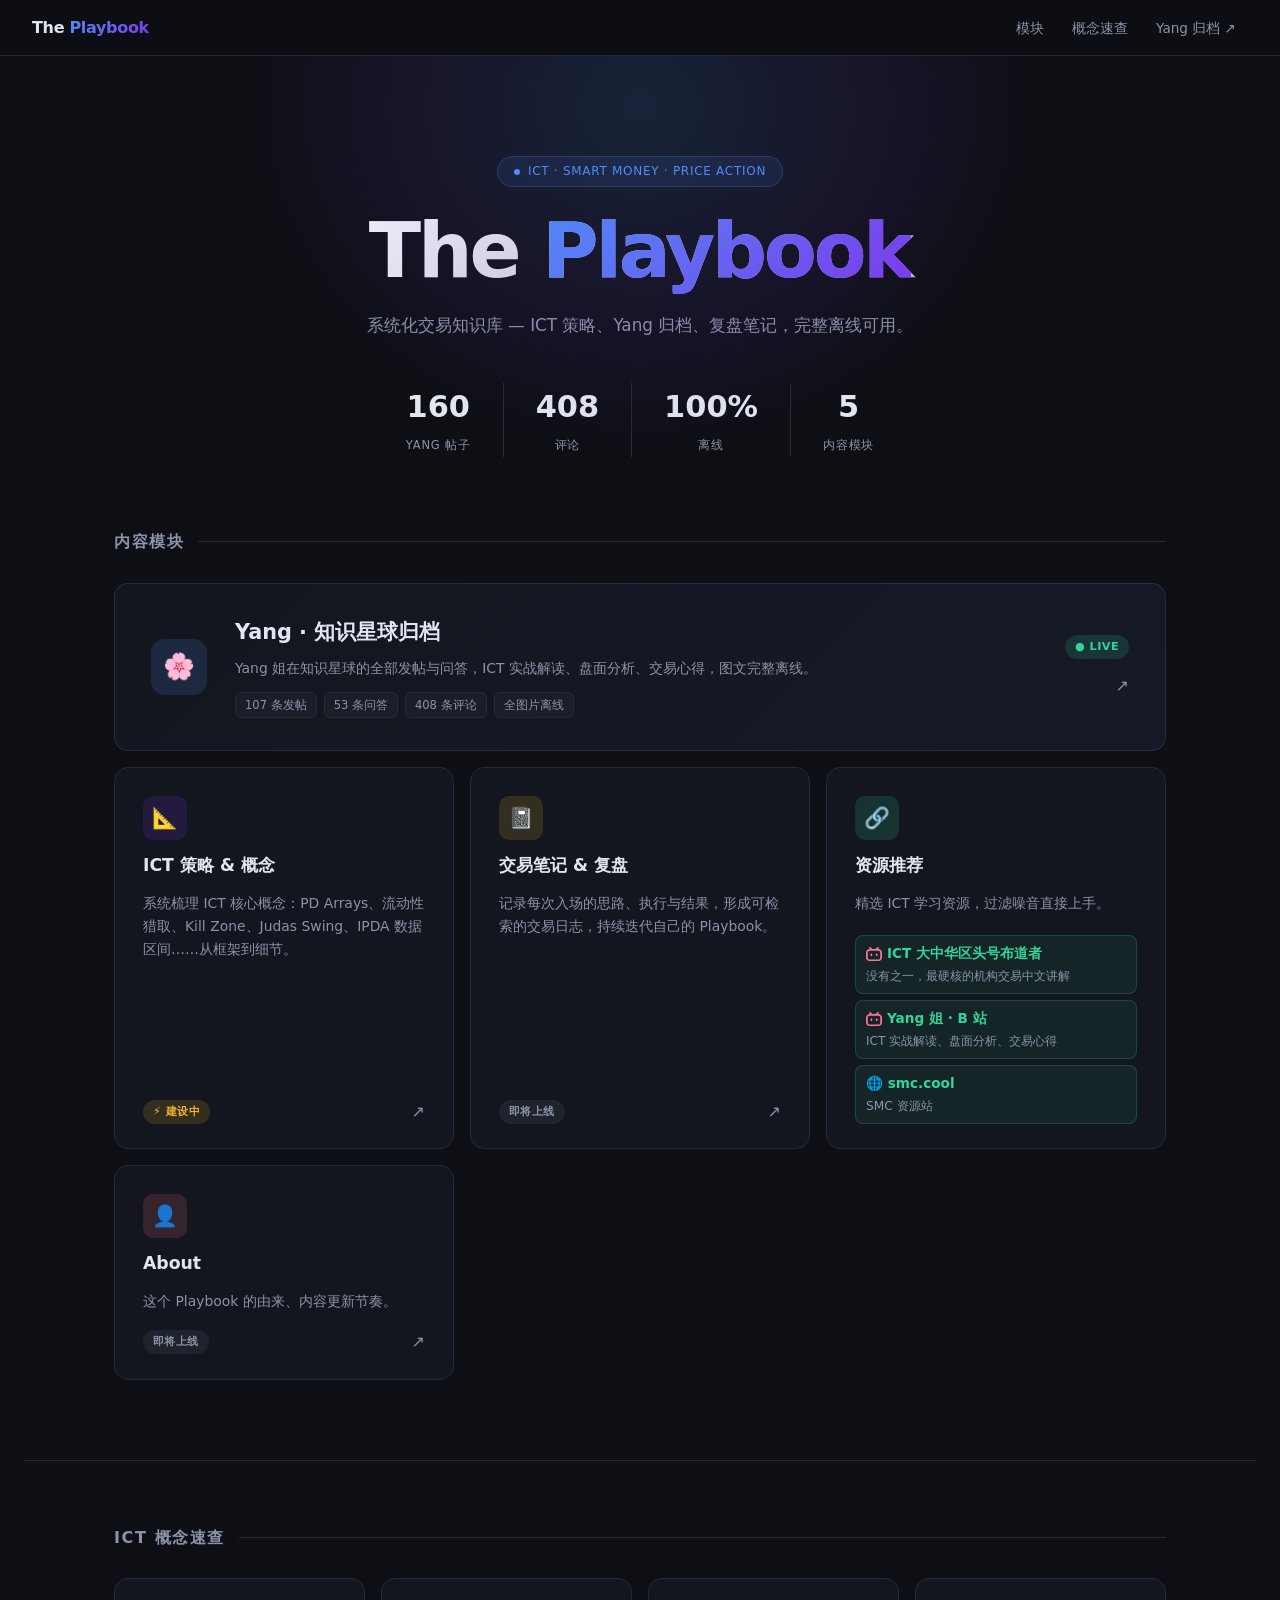
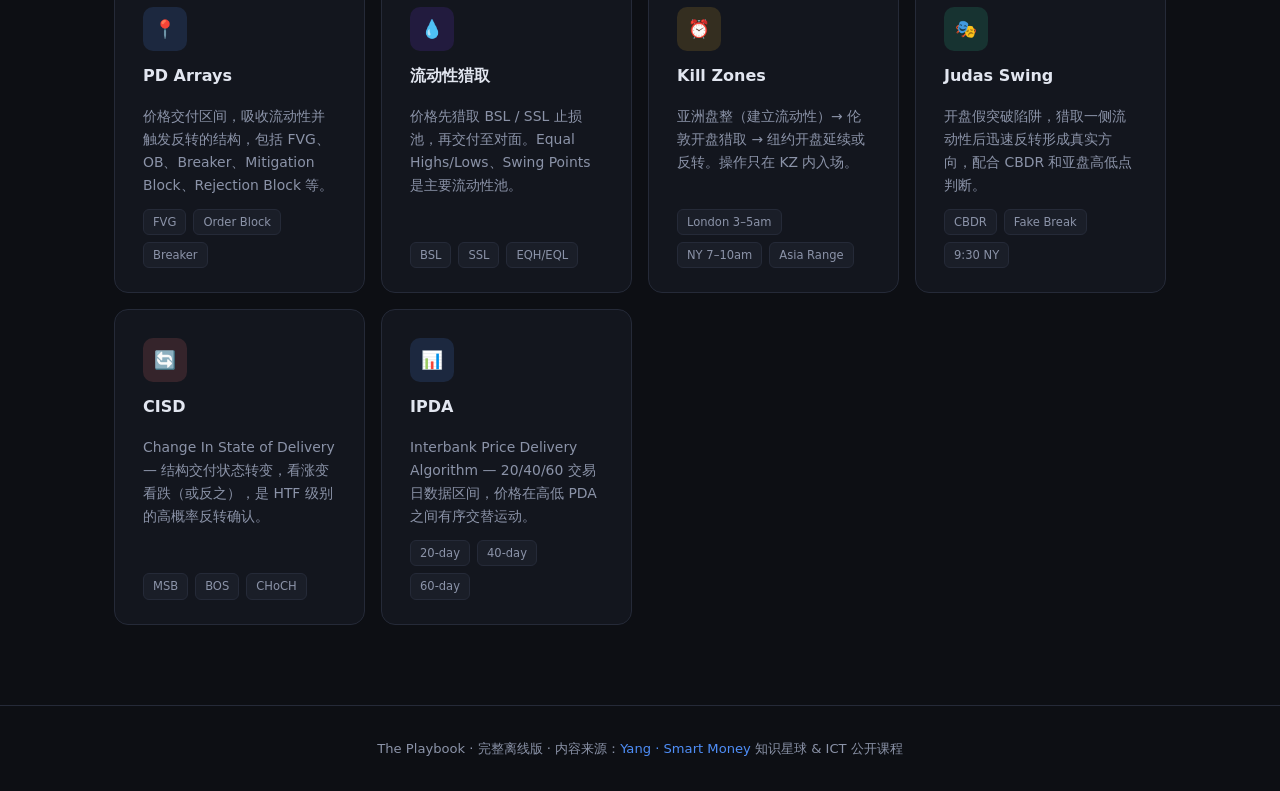
<file: index.html>
<!DOCTYPE html>
<html lang="zh-CN">
<head>
<meta charset="UTF-8">
<meta name="viewport" content="width=device-width, initial-scale=1.0">
<title>The Playbook</title>
<link rel="icon" type="image/svg+xml" href="favicon.svg">
<style>
  *, *::before, *::after { box-sizing: border-box; margin: 0; padding: 0; }
  :root {
    --bg:     #0d0f14;
    --bg2:    #13161e;
    --bg3:    #1a1e28;
    --border: #252a38;
    --text:   #e2e6f0;
    --text2:  #8b93a8;
    --accent: #4f8ef7;
    --accent2:#7c3aed;
    --gold:   #f0b429;
    --green:  #34d399;
    --red:    #f87171;
    --radius: 14px;
    --font:   -apple-system, BlinkMacSystemFont, "Segoe UI", system-ui, sans-serif;
  }
  html { scroll-behavior: smooth; }
  body { background: var(--bg); color: var(--text); font-family: var(--font); line-height: 1.6; min-height: 100vh; }
  a { color: inherit; text-decoration: none; }

  /* Nav */
  nav {
    position: sticky; top: 0; z-index: 100;
    background: rgba(13,15,20,.88);
    backdrop-filter: blur(16px);
    border-bottom: 1px solid var(--border);
    padding: 0 32px; height: 56px;
    display: flex; align-items: center; justify-content: space-between;
  }
  .nav-logo { font-size: 1rem; font-weight: 800; letter-spacing: -.02em; }
  .nav-logo span { background: linear-gradient(135deg, var(--accent), var(--accent2)); -webkit-background-clip: text; -webkit-text-fill-color: transparent; background-clip: text; }
  .nav-links { display: flex; gap: 4px; list-style: none; }
  .nav-links a { font-size: .85rem; color: var(--text2); padding: 6px 12px; border-radius: 8px; transition: color .15s, background .15s; }
  .nav-links a:hover { color: var(--text); background: var(--bg3); }

  /* Hero */
  .hero { position: relative; padding: 100px 24px 72px; text-align: center; overflow: hidden; }
  .hero-glow {
    position: absolute; top: -100px; left: 50%; transform: translateX(-50%);
    width: 800px; height: 500px;
    background: radial-gradient(ellipse at 50% 30%, rgba(79,142,247,.16) 0%, rgba(124,58,237,.09) 45%, transparent 70%);
    pointer-events: none;
  }
  .hero-eyebrow {
    display: inline-flex; align-items: center; gap: 8px;
    background: rgba(79,142,247,.1); border: 1px solid rgba(79,142,247,.22);
    border-radius: 100px; padding: 5px 16px;
    font-size: .75rem; color: var(--accent); letter-spacing: .06em; text-transform: uppercase;
    margin-bottom: 24px;
  }
  .hero-eyebrow i { width: 6px; height: 6px; border-radius: 50%; background: var(--accent); display: inline-block; animation: pulse 2s infinite; }
  @keyframes pulse { 0%,100%{opacity:1} 50%{opacity:.4} }
  .hero h1 {
    font-size: clamp(2.6rem, 7vw, 4.8rem);
    font-weight: 800; letter-spacing: -.04em; line-height: 1.05;
    margin-bottom: 20px;
    background: linear-gradient(150deg, #fff 20%, #8b93a8 100%);
    -webkit-background-clip: text; -webkit-text-fill-color: transparent; background-clip: text;
  }
  .hero h1 em {
    font-style: normal;
    background: linear-gradient(135deg, var(--accent) 0%, var(--accent2) 100%);
    -webkit-background-clip: text; -webkit-text-fill-color: transparent; background-clip: text;
  }
  .hero-sub { font-size: 1.05rem; color: var(--text2); max-width: 640px; margin: 0 auto 44px; }
  .hero-stats { display: flex; justify-content: center; gap: 0; flex-wrap: wrap; }
  .hero-stat { text-align: center; padding: 0 32px; }
  .hero-stat + .hero-stat { border-left: 1px solid var(--border); }
  .hero-stat .num { font-size: 1.9rem; font-weight: 800; color: var(--text); display: block; }
  .hero-stat .lbl { font-size: .72rem; color: var(--text2); letter-spacing: .07em; text-transform: uppercase; }

  /* Section */
  .section { max-width: 1100px; margin: 0 auto; padding: 0 24px 80px; position: relative; z-index: 1; }
  .section-head { display: flex; align-items: center; gap: 14px; margin-bottom: 28px; }
  .section-head h2 { font-size: 1rem; font-weight: 600; color: var(--text2); letter-spacing: .1em; text-transform: uppercase; white-space: nowrap; }
  .section-head::after { content: ''; flex: 1; height: 1px; background: var(--border); }

  /* Cards */
  .cards { display: grid; gap: 16px; }
  .grid-2 { grid-template-columns: repeat(auto-fill, minmax(310px, 1fr)); }
  .grid-3 { grid-template-columns: repeat(auto-fill, minmax(250px, 1fr)); }

  .card {
    background: var(--bg2); border: 1px solid var(--border);
    border-radius: var(--radius); padding: 28px 28px 24px;
    display: flex; flex-direction: column; gap: 12px;
    transition: border-color .2s, transform .2s, box-shadow .2s;
    position: relative; overflow: hidden;
  }
  .card-link { cursor: pointer; }
  .card-link:hover { border-color: rgba(79,142,247,.4); transform: translateY(-3px); box-shadow: 0 16px 48px rgba(0,0,0,.45); }
  .card::after { content: ''; position: absolute; inset: 0; opacity: 0; transition: opacity .25s; pointer-events: none; }
  .card-link:hover::after { opacity: 1; }
  .c-blue::after   { background: radial-gradient(circle at 0 0, rgba(79,142,247,.07),  transparent 60%); }
  .c-purple::after { background: radial-gradient(circle at 0 0, rgba(124,58,237,.08),  transparent 60%); }
  .c-gold::after   { background: radial-gradient(circle at 0 0, rgba(240,180,41,.07),  transparent 60%); }
  .c-green::after  { background: radial-gradient(circle at 0 0, rgba(52,211,153,.07),  transparent 60%); }
  .c-red::after    { background: radial-gradient(circle at 0 0, rgba(248,113,113,.07), transparent 60%); }

  .card-icon { width: 44px; height: 44px; border-radius: 10px; display: flex; align-items: center; justify-content: center; font-size: 1.3rem; flex-shrink: 0; }
  .i-blue   { background: rgba(79,142,247,.15); }
  .i-purple { background: rgba(124,58,237,.15); }
  .i-gold   { background: rgba(240,180,41,.15);  }
  .i-green  { background: rgba(52,211,153,.15);  }
  .i-red    { background: rgba(248,113,113,.15); }

  .card-title { font-size: 1.08rem; font-weight: 700; color: var(--text); }
  .card-desc  { font-size: .87rem; color: var(--text2); line-height: 1.65; flex: 1; }
  .card-foot  { display: flex; align-items: center; justify-content: space-between; margin-top: 4px; }
  .badge { font-size: .7rem; padding: 3px 10px; border-radius: 100px; font-weight: 600; letter-spacing: .04em; text-decoration: none; }
a.badge:hover { opacity: .8; }
  .card-links { display: flex; flex-direction: column; gap: 6px; margin-top: 8px; }
  .res-item { display: flex; flex-direction: column; gap: 2px; padding: 7px 10px; border-radius: 8px; background: rgba(52,211,153,.08); border: 1px solid rgba(52,211,153,.2); text-decoration: none; transition: background .15s; }
  .res-item:hover { background: rgba(52,211,153,.18); }
  .res-title { font-size: .85rem; font-weight: 700; color: var(--green); display: flex; align-items: center; gap: 5px; }
  .res-desc { font-size: .76rem; color: var(--text2); }
  .bili-logo { width: 16px; height: 16px; flex-shrink: 0; vertical-align: middle; }
  .b-live   { background: rgba(52,211,153,.15);  color: var(--green); }
  .b-wip    { background: rgba(240,180,41,.15);   color: var(--gold);  }
  .b-soon   { background: rgba(139,147,168,.1);   color: var(--text2); }
  .arrow { color: var(--text2); font-size: 1rem; transition: transform .2s, color .2s; }
  .card-link:hover .arrow { transform: translate(3px,-3px); color: var(--accent); }

  /* Featured wide card */
  .card-wide {
    grid-column: 1 / -1;
    flex-direction: row; align-items: center; gap: 28px; padding: 32px 36px;
    background: linear-gradient(135deg, var(--bg2) 0%, #161a26 100%);
    border-color: rgba(79,142,247,.18);
  }
  .card-wide .card-icon { width: 56px; height: 56px; border-radius: 14px; font-size: 1.6rem; }
  .card-wide .card-body { flex: 1; }
  .card-wide .card-title { font-size: 1.3rem; margin-bottom: 8px; }
  .card-wide-right { display: flex; flex-direction: column; align-items: flex-end; gap: 14px; flex-shrink: 0; }

  /* Tags */
  .tags { display: flex; flex-wrap: wrap; gap: 7px; }
  .tag { font-size: .72rem; padding: 3px 9px; border-radius: 6px; background: var(--bg3); border: 1px solid var(--border); color: var(--text2); }

  /* Concept cards */
  .concept-card { cursor: default; }
  .concept-card:hover { transform: none; box-shadow: none; border-color: var(--border); }
  .concept-title { font-size: 1rem; font-weight: 700; color: var(--text); margin-bottom: 4px; }

  /* Divider */
  .hr { height: 1px; background: var(--border); margin: 0 24px; }

  /* Footer */
  footer { border-top: 1px solid var(--border); padding: 32px 24px; text-align: center; color: var(--text2); font-size: .82rem; }
  footer em { color: var(--accent); font-style: normal; }

  @media (max-width: 640px) {
    .hero { padding: 64px 16px 52px; }
    .hero-stat { padding: 0 18px; }
    .card-wide { flex-direction: column; }
    .card-wide-right { align-items: flex-start; }
    nav { padding: 0 16px; }
    .nav-links { display: none; }
  }
</style>
</head>
<body>

<nav>
  <div class="nav-logo">The <span>Playbook</span></div>
  <ul class="nav-links">
    <li><a href="#modules">模块</a></li>
    <li><a href="#concepts">概念速查</a></li>
    <li><a href="yang-archive/index.html">Yang 归档 ↗</a></li>
  </ul>
</nav>

<!-- Hero -->
<section class="hero">
  <div class="hero-glow"></div>
  <div class="hero-eyebrow"><i></i> ICT · Smart Money · Price Action</div>
  <h1>The <em>Playbook</em></h1>
  <p class="hero-sub">系统化交易知识库 — ICT 策略、Yang 归档、复盘笔记，完整离线可用。</p>
  <div class="hero-stats">
    <div class="hero-stat"><span class="num">160</span><span class="lbl">Yang 帖子</span></div>
    <div class="hero-stat"><span class="num">408</span><span class="lbl">评论</span></div>
    <div class="hero-stat"><span class="num">100%</span><span class="lbl">离线</span></div>
    <div class="hero-stat"><span class="num">5</span><span class="lbl">内容模块</span></div>
  </div>
</section>

<!-- Modules -->
<main class="section" id="modules">
  <div class="section-head"><h2>内容模块</h2></div>
  <div class="cards grid-2">

    <a href="yang-archive/index.html" class="card card-link card-wide c-blue">
      <div class="card-icon i-blue">🌸</div>
      <div class="card-body">
        <div class="card-title">Yang · 知识星球归档</div>
        <p class="card-desc">Yang 姐在知识星球的全部发帖与问答，ICT 实战解读、盘面分析、交易心得，图文完整离线。</p>
        <div class="tags" style="margin-top:12px">
          <span class="tag">107 条发帖</span>
          <span class="tag">53 条问答</span>
          <span class="tag">408 条评论</span>
          <span class="tag">全图片离线</span>
        </div>
      </div>
      <div class="card-wide-right">
        <span class="badge b-live">● LIVE</span>
        <span class="arrow">↗</span>
      </div>
    </a>

    <a href="ict-concepts/index.html" class="card card-link c-purple">
      <div class="card-icon i-purple">📐</div>
      <div class="card-title">ICT 策略 &amp; 概念</div>
      <p class="card-desc">系统梳理 ICT 核心概念：PD Arrays、流动性猎取、Kill Zone、Judas Swing、IPDA 数据区间……从框架到细节。</p>
      <div class="card-foot">
        <span class="badge b-wip">⚡ 建设中</span>
        <span class="arrow">↗</span>
      </div>
    </a>

    <a href="journal/index.html" class="card card-link c-gold">
      <div class="card-icon i-gold">📓</div>
      <div class="card-title">交易笔记 &amp; 复盘</div>
      <p class="card-desc">记录每次入场的思路、执行与结果，形成可检索的交易日志，持续迭代自己的 Playbook。</p>
      <div class="card-foot">
        <span class="badge b-soon">即将上线</span>
        <span class="arrow">↗</span>
      </div>
    </a>

<div class="card c-green">
<div class="card-icon i-green">🔗</div>
<div class="card-title">资源推荐</div>
<p class="card-desc">精选 ICT 学习资源，过滤噪音直接上手。</p>
<div class="card-links">
<a href="https://space.bilibili.com/357927138" target="_blank" rel="noopener" class="res-item">
  <span class="res-title"><svg class="bili-logo" viewBox="0 0 24 24" fill="#fb7299" xmlns="http://www.w3.org/2000/svg"><path d="M17.813 4.653h.854c1.51.054 2.769.578 3.773 1.574 1.004.995 1.524 2.249 1.56 3.76v7.36c-.036 1.51-.556 2.769-1.56 3.773s-2.262 1.524-3.773 1.56H5.333c-1.51-.036-2.769-.556-3.773-1.56S.036 18.858 0 17.347v-7.36c.036-1.511.556-2.765 1.56-3.76 1.004-.996 2.262-1.52 3.773-1.574h.774l-1.174-1.12a1.234 1.234 0 0 1-.373-.906c0-.356.124-.658.373-.907l.027-.027c.267-.249.573-.373.92-.373.347 0 .653.124.92.373L9.653 4.44c.071.071.134.142.187.213h4.267a.836.836 0 0 1 .16-.213l2.853-2.747c.267-.249.573-.373.92-.373.347 0 .662.151.929.4.267.249.391.551.391.907 0 .355-.124.657-.373.906zM5.333 7.24c-.746.018-1.373.276-1.88.773-.506.498-.769 1.13-.789 1.894v7.52c.02.764.283 1.396.789 1.894.507.498 1.134.756 1.88.773h13.334c.746-.017 1.373-.275 1.88-.773.506-.498.769-1.13.789-1.894v-7.52c-.02-.765-.283-1.396-.789-1.894-.507-.497-1.134-.755-1.88-.773zM8 11.107c.373 0 .684.124.933.373.25.249.383.569.4.96v1.173c-.017.391-.15.711-.4.96-.249.25-.56.374-.933.374s-.684-.125-.933-.374c-.25-.249-.383-.569-.4-.96V12.44c0-.373.129-.689.386-.947.258-.257.574-.386.947-.386zm8 0c.373 0 .684.124.933.373.25.249.383.569.4.96v1.173c-.017.391-.15.711-.4.96-.249.25-.56.374-.933.374s-.684-.125-.933-.374c-.25-.249-.383-.569-.4-.96V12.44c.017-.391.15-.711.4-.96.249-.249.56-.373.933-.373z"/></svg> ICT 大中华区头号布道者</span>
  <span class="res-desc">没有之一，最硬核的机构交易中文讲解</span>
</a>
<a href="https://space.bilibili.com/457170233" target="_blank" rel="noopener" class="res-item">
  <span class="res-title"><svg class="bili-logo" viewBox="0 0 24 24" fill="#fb7299" xmlns="http://www.w3.org/2000/svg"><path d="M17.813 4.653h.854c1.51.054 2.769.578 3.773 1.574 1.004.995 1.524 2.249 1.56 3.76v7.36c-.036 1.51-.556 2.769-1.56 3.773s-2.262 1.524-3.773 1.56H5.333c-1.51-.036-2.769-.556-3.773-1.56S.036 18.858 0 17.347v-7.36c.036-1.511.556-2.765 1.56-3.76 1.004-.996 2.262-1.52 3.773-1.574h.774l-1.174-1.12a1.234 1.234 0 0 1-.373-.906c0-.356.124-.658.373-.907l.027-.027c.267-.249.573-.373.92-.373.347 0 .653.124.92.373L9.653 4.44c.071.071.134.142.187.213h4.267a.836.836 0 0 1 .16-.213l2.853-2.747c.267-.249.573-.373.92-.373.347 0 .662.151.929.4.267.249.391.551.391.907 0 .355-.124.657-.373.906zM5.333 7.24c-.746.018-1.373.276-1.88.773-.506.498-.769 1.13-.789 1.894v7.52c.02.764.283 1.396.789 1.894.507.498 1.134.756 1.88.773h13.334c.746-.017 1.373-.275 1.88-.773.506-.498.769-1.13.789-1.894v-7.52c-.02-.765-.283-1.396-.789-1.894-.507-.497-1.134-.755-1.88-.773zM8 11.107c.373 0 .684.124.933.373.25.249.383.569.4.96v1.173c-.017.391-.15.711-.4.96-.249.25-.56.374-.933.374s-.684-.125-.933-.374c-.25-.249-.383-.569-.4-.96V12.44c0-.373.129-.689.386-.947.258-.257.574-.386.947-.386zm8 0c.373 0 .684.124.933.373.25.249.383.569.4.96v1.173c-.017.391-.15.711-.4.96-.249.25-.56.374-.933.374s-.684-.125-.933-.374c-.25-.249-.383-.569-.4-.96V12.44c.017-.391.15-.711.4-.96.249-.249.56-.373.933-.373z"/></svg> Yang 姐 · B 站</span>
  <span class="res-desc">ICT 实战解读、盘面分析、交易心得</span>
</a>
<a href="https://smc.cool/" target="_blank" rel="noopener" class="res-item">
  <span class="res-title">🌐 smc.cool</span>
  <span class="res-desc">SMC 资源站</span>
</a>
</div>
</div>

    <a href="about/index.html" class="card card-link c-red">
      <div class="card-icon i-red">👤</div>
      <div class="card-title">About</div>
      <p class="card-desc">这个 Playbook 的由来、内容更新节奏。</p>
      <div class="card-foot">
        <span class="badge b-soon">即将上线</span>
        <span class="arrow">↗</span>
      </div>
    </a>

  </div>
</main>

<div class="hr"></div>

<!-- ICT Concepts quick ref -->
<section class="section" id="concepts" style="padding-top:64px">
  <div class="section-head"><h2>ICT 概念速查</h2></div>
  <div class="cards grid-3">

    <div class="card concept-card c-blue">
      <div class="card-icon i-blue" style="font-size:1.1rem">📍</div>
      <div class="concept-title">PD Arrays</div>
      <p class="card-desc">价格交付区间，吸收流动性并触发反转的结构，包括 FVG、OB、Breaker、Mitigation Block、Rejection Block 等。</p>
      <div class="tags"><span class="tag">FVG</span><span class="tag">Order Block</span><span class="tag">Breaker</span></div>
    </div>

    <div class="card concept-card c-purple">
      <div class="card-icon i-purple" style="font-size:1.1rem">💧</div>
      <div class="concept-title">流动性猎取</div>
      <p class="card-desc">价格先猎取 BSL / SSL 止损池，再交付至对面。Equal Highs/Lows、Swing Points 是主要流动性池。</p>
      <div class="tags"><span class="tag">BSL</span><span class="tag">SSL</span><span class="tag">EQH/EQL</span></div>
    </div>

    <div class="card concept-card c-gold">
      <div class="card-icon i-gold" style="font-size:1.1rem">⏰</div>
      <div class="concept-title">Kill Zones</div>
      <p class="card-desc">亚洲盘整（建立流动性）→ 伦敦开盘猎取 → 纽约开盘延续或反转。操作只在 KZ 内入场。</p>
      <div class="tags"><span class="tag">London 3–5am</span><span class="tag">NY 7–10am</span><span class="tag">Asia Range</span></div>
    </div>

    <div class="card concept-card c-green">
      <div class="card-icon i-green" style="font-size:1.1rem">🎭</div>
      <div class="concept-title">Judas Swing</div>
      <p class="card-desc">开盘假突破陷阱，猎取一侧流动性后迅速反转形成真实方向，配合 CBDR 和亚盘高低点判断。</p>
      <div class="tags"><span class="tag">CBDR</span><span class="tag">Fake Break</span><span class="tag">9:30 NY</span></div>
    </div>

    <div class="card concept-card c-red">
      <div class="card-icon i-red" style="font-size:1.1rem">🔄</div>
      <div class="concept-title">CISD</div>
      <p class="card-desc">Change In State of Delivery — 结构交付状态转变，看涨变看跌（或反之），是 HTF 级别的高概率反转确认。</p>
      <div class="tags"><span class="tag">MSB</span><span class="tag">BOS</span><span class="tag">CHoCH</span></div>
    </div>

    <div class="card concept-card c-blue">
      <div class="card-icon i-blue" style="font-size:1.1rem">📊</div>
      <div class="concept-title">IPDA</div>
      <p class="card-desc">Interbank Price Delivery Algorithm — 20/40/60 交易日数据区间，价格在高低 PDA 之间有序交替运动。</p>
      <div class="tags"><span class="tag">20-day</span><span class="tag">40-day</span><span class="tag">60-day</span></div>
    </div>

  </div>
</section>

<footer>
  <p>The Playbook · 完整离线版 · 内容来源：<em>Yang · Smart Money</em> 知识星球 &amp; ICT 公开课程</p>
</footer>

</body>
</html>
</file>
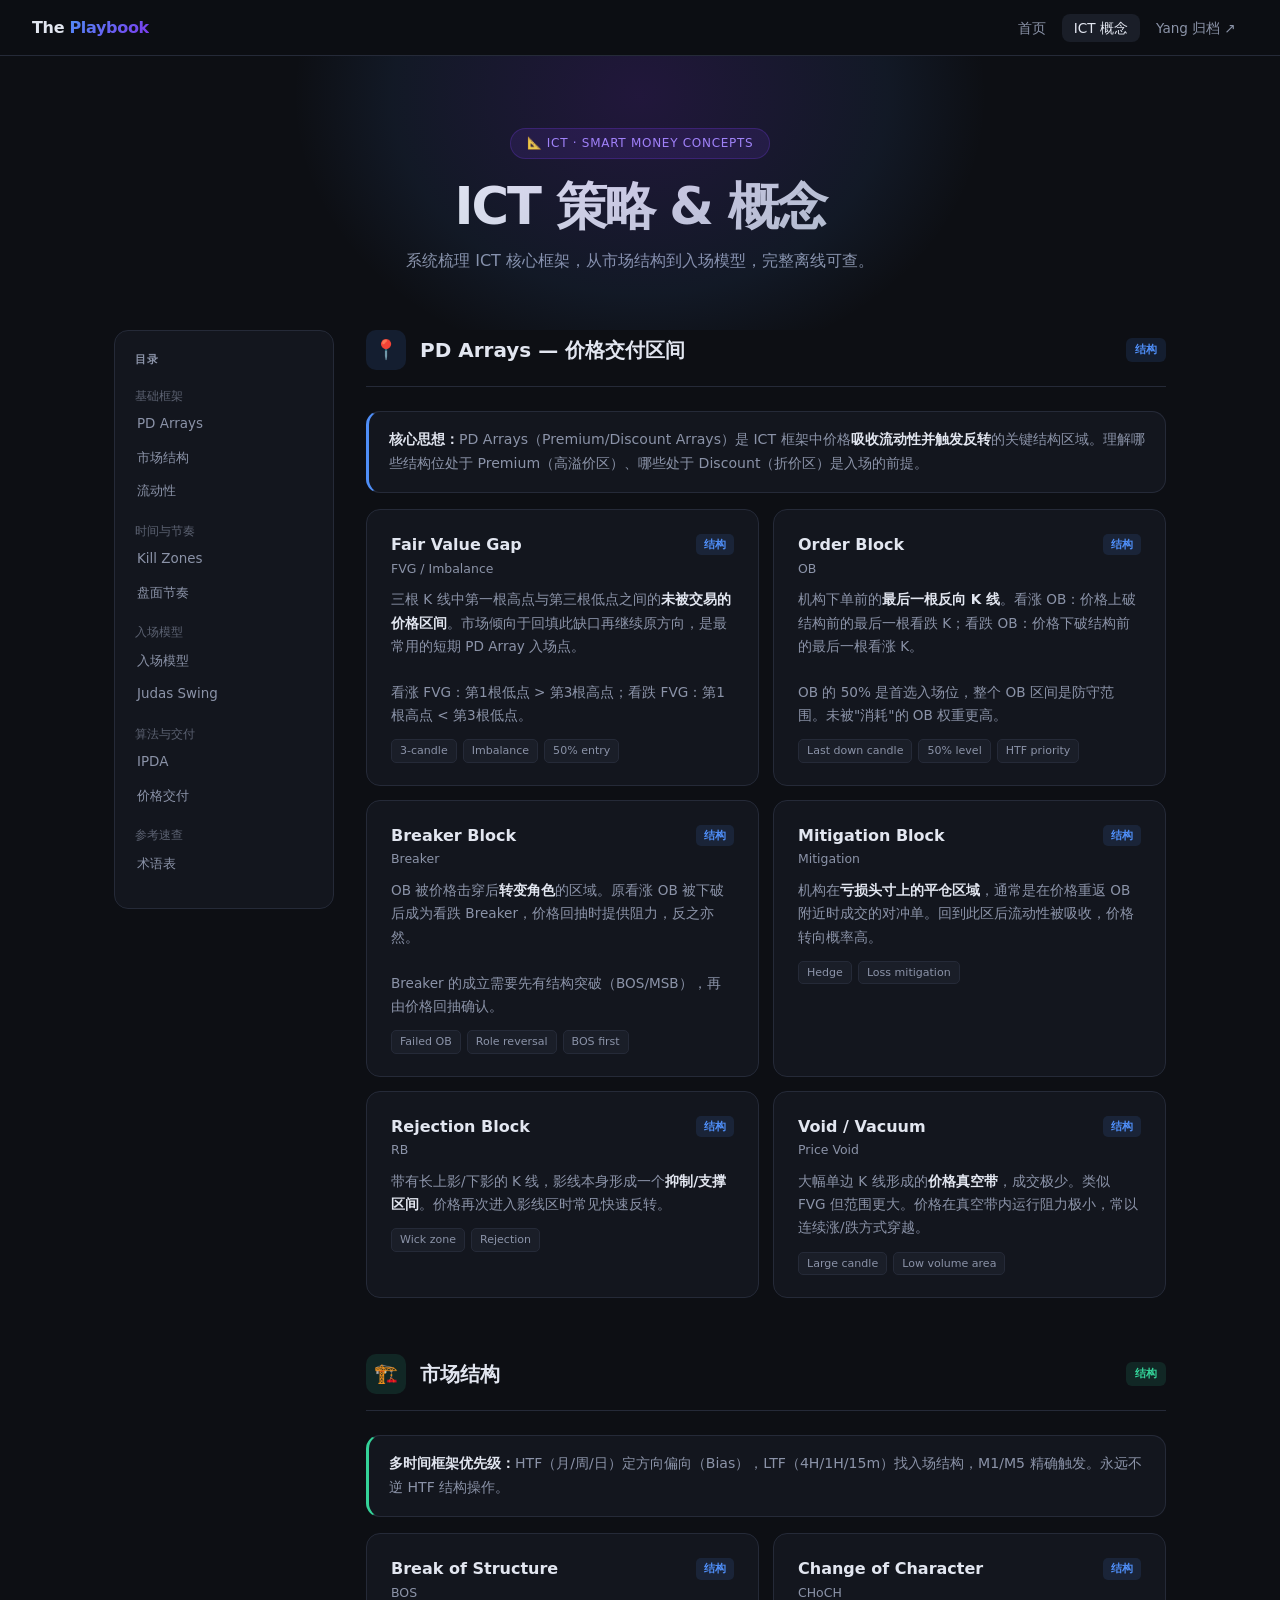
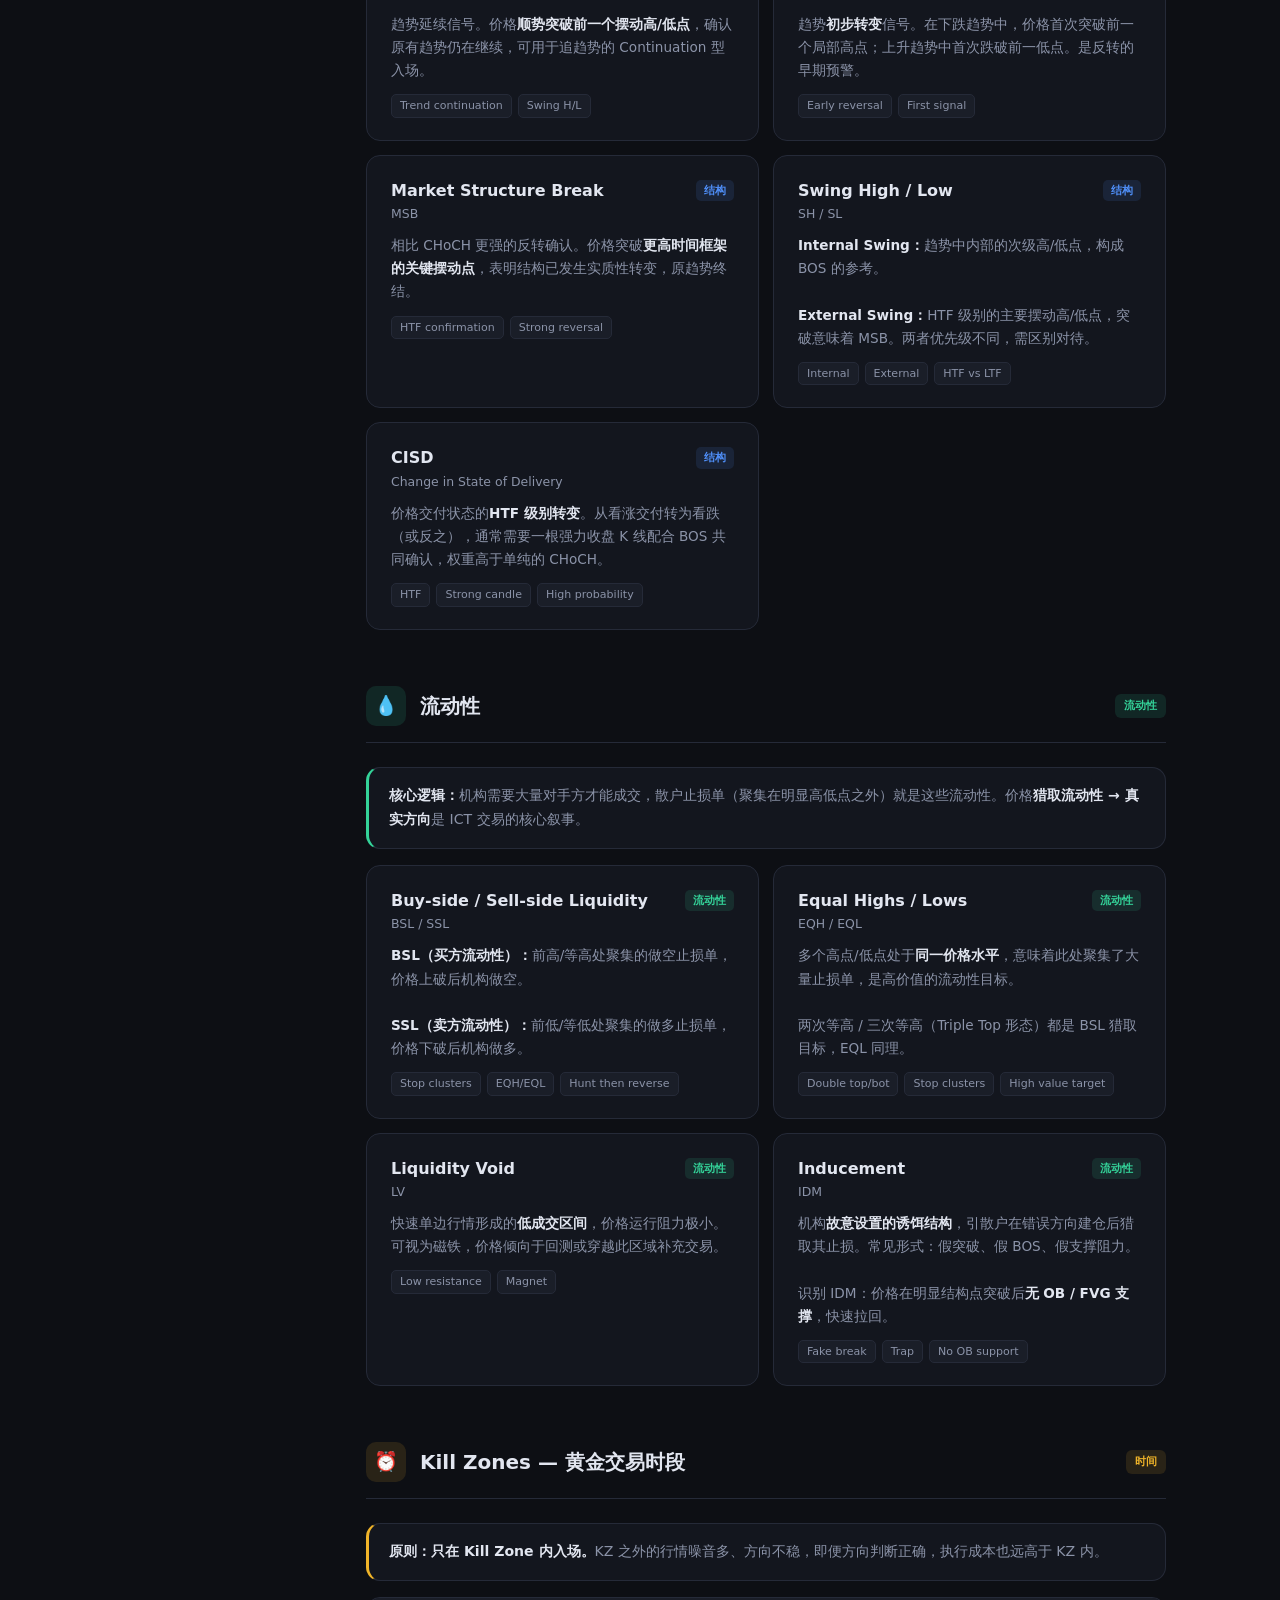
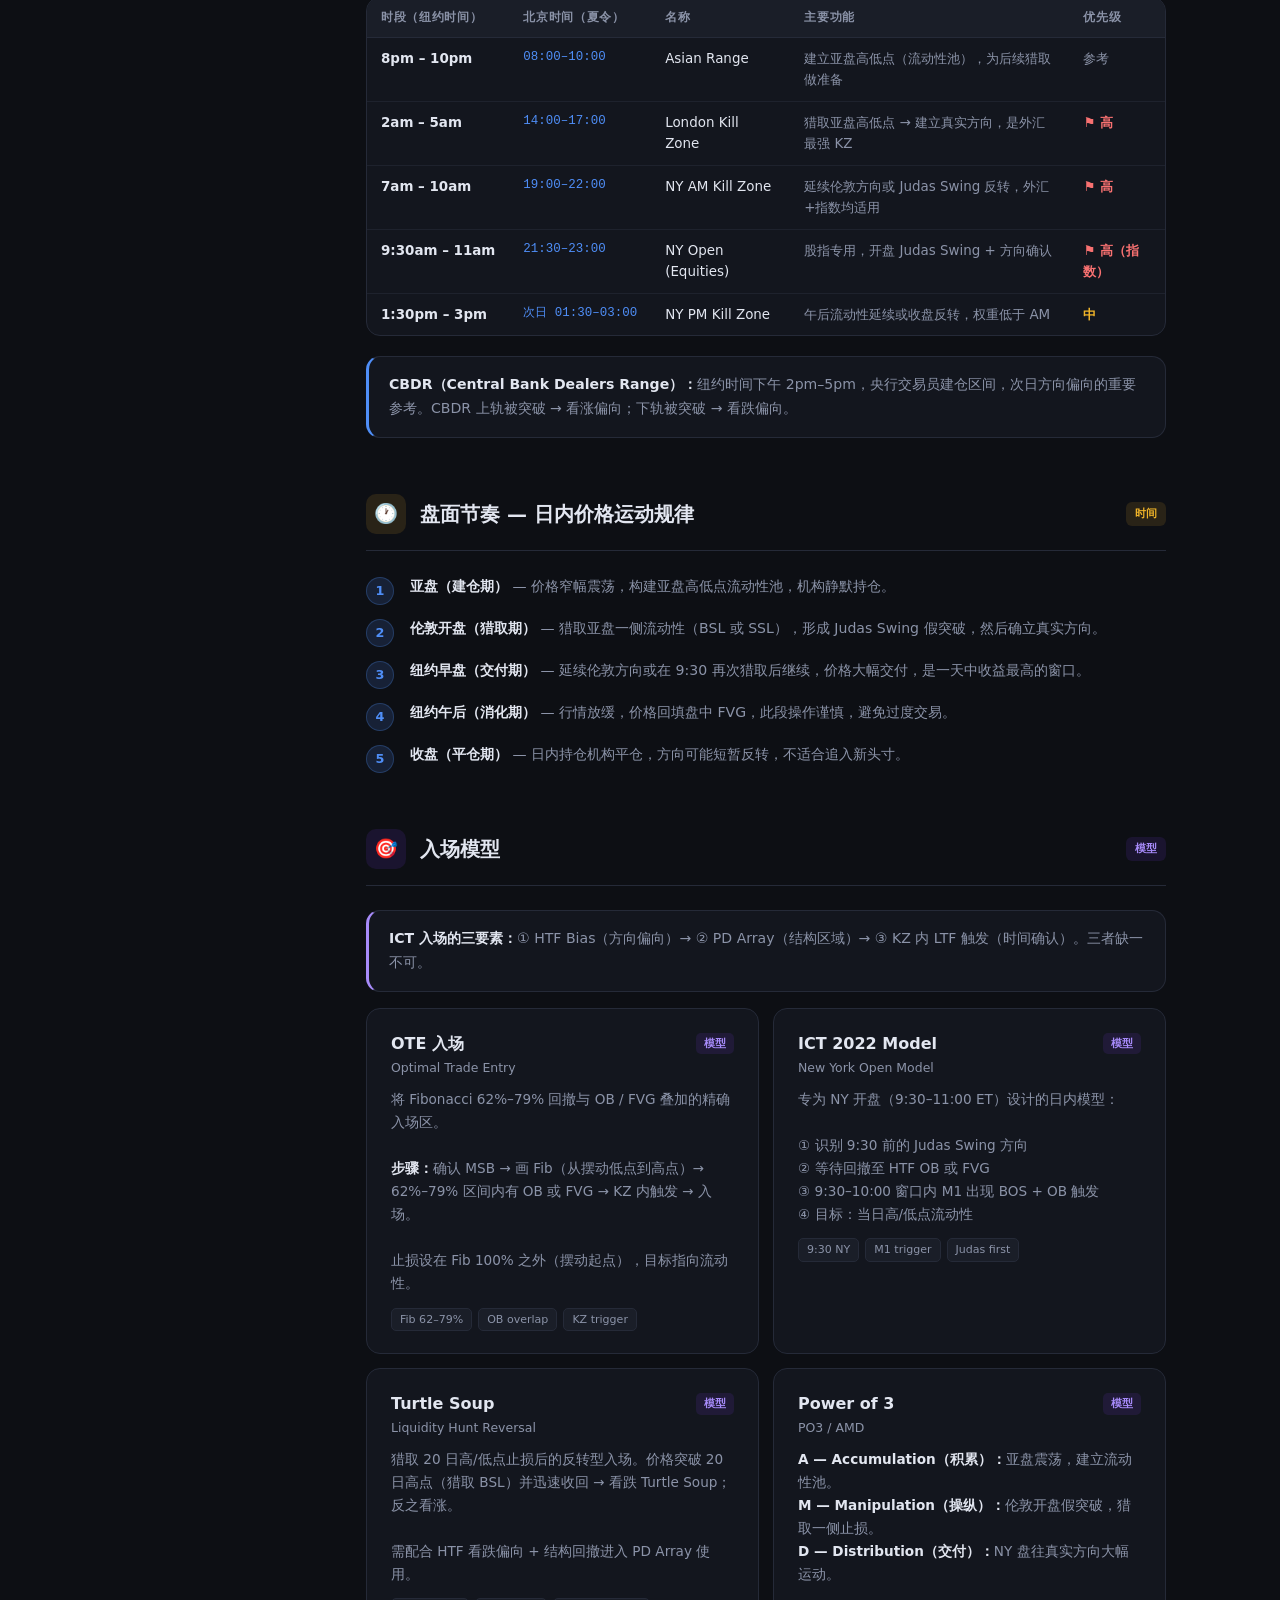
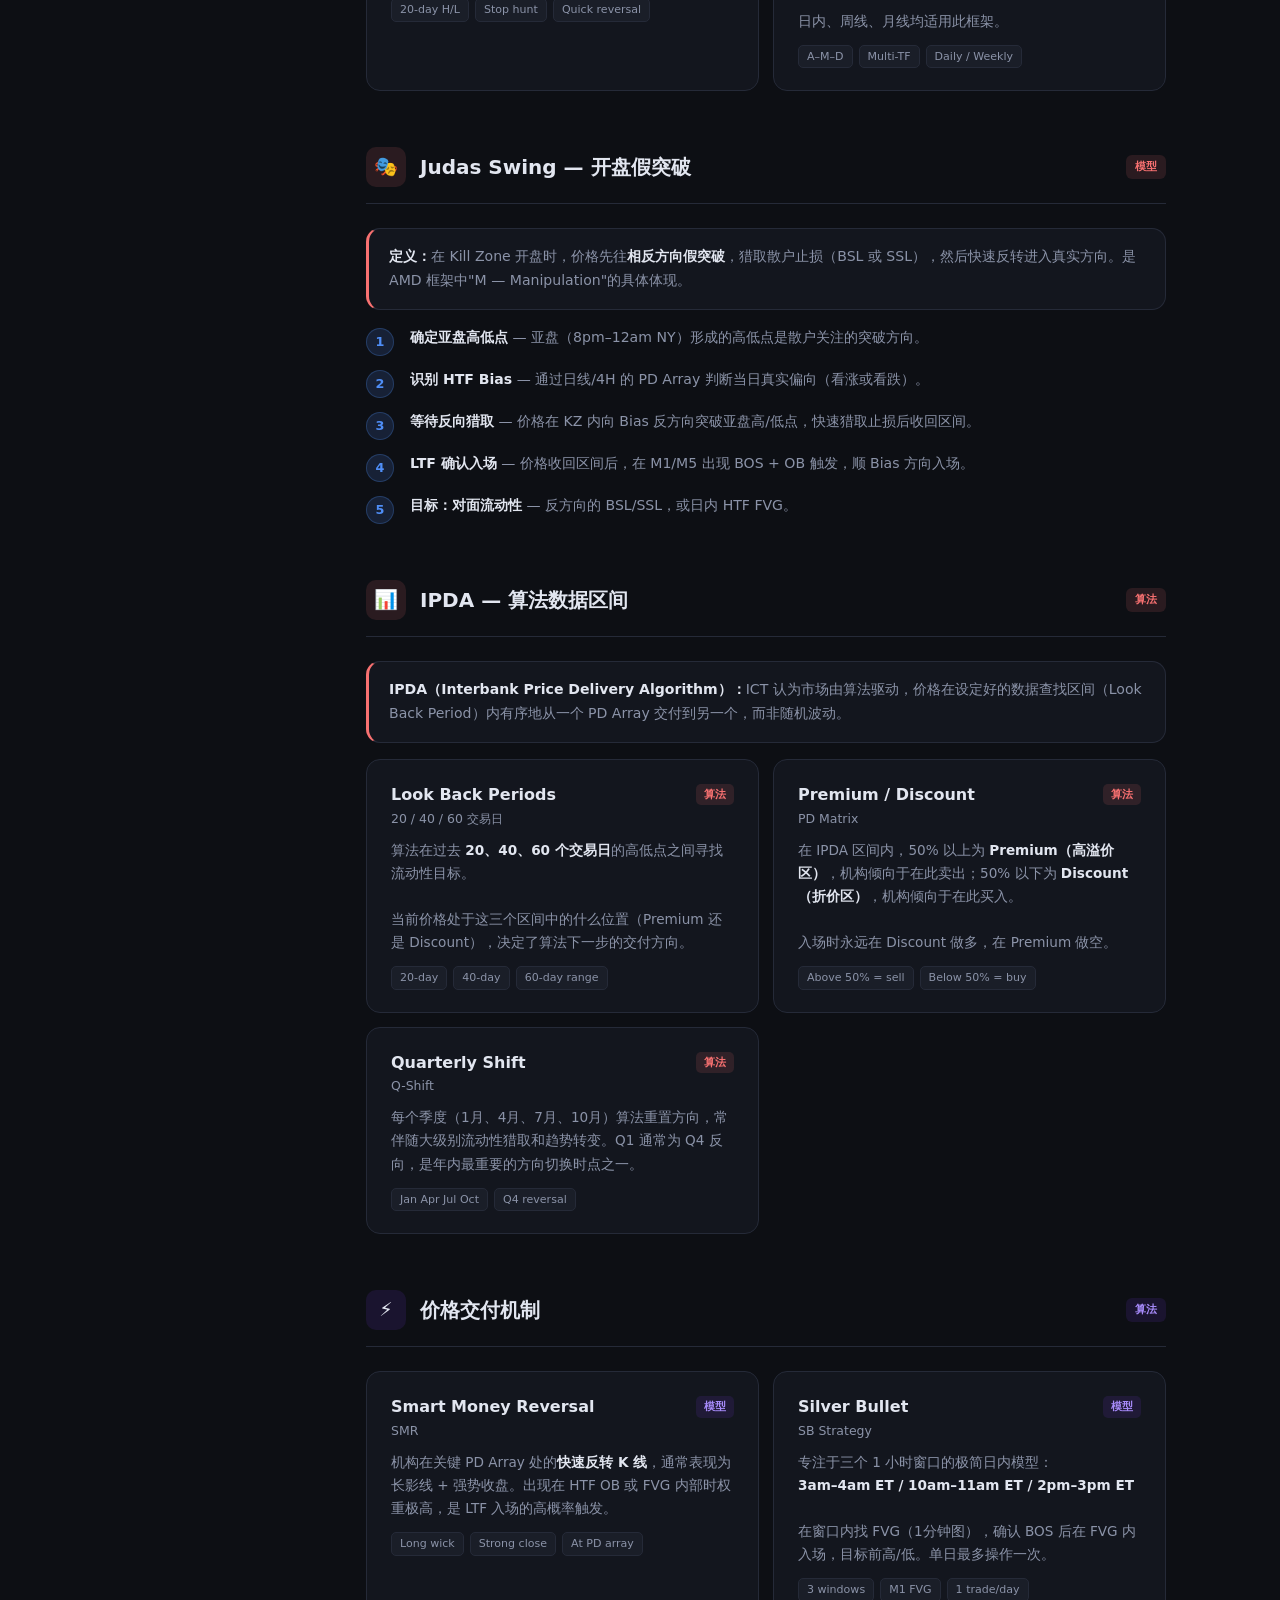
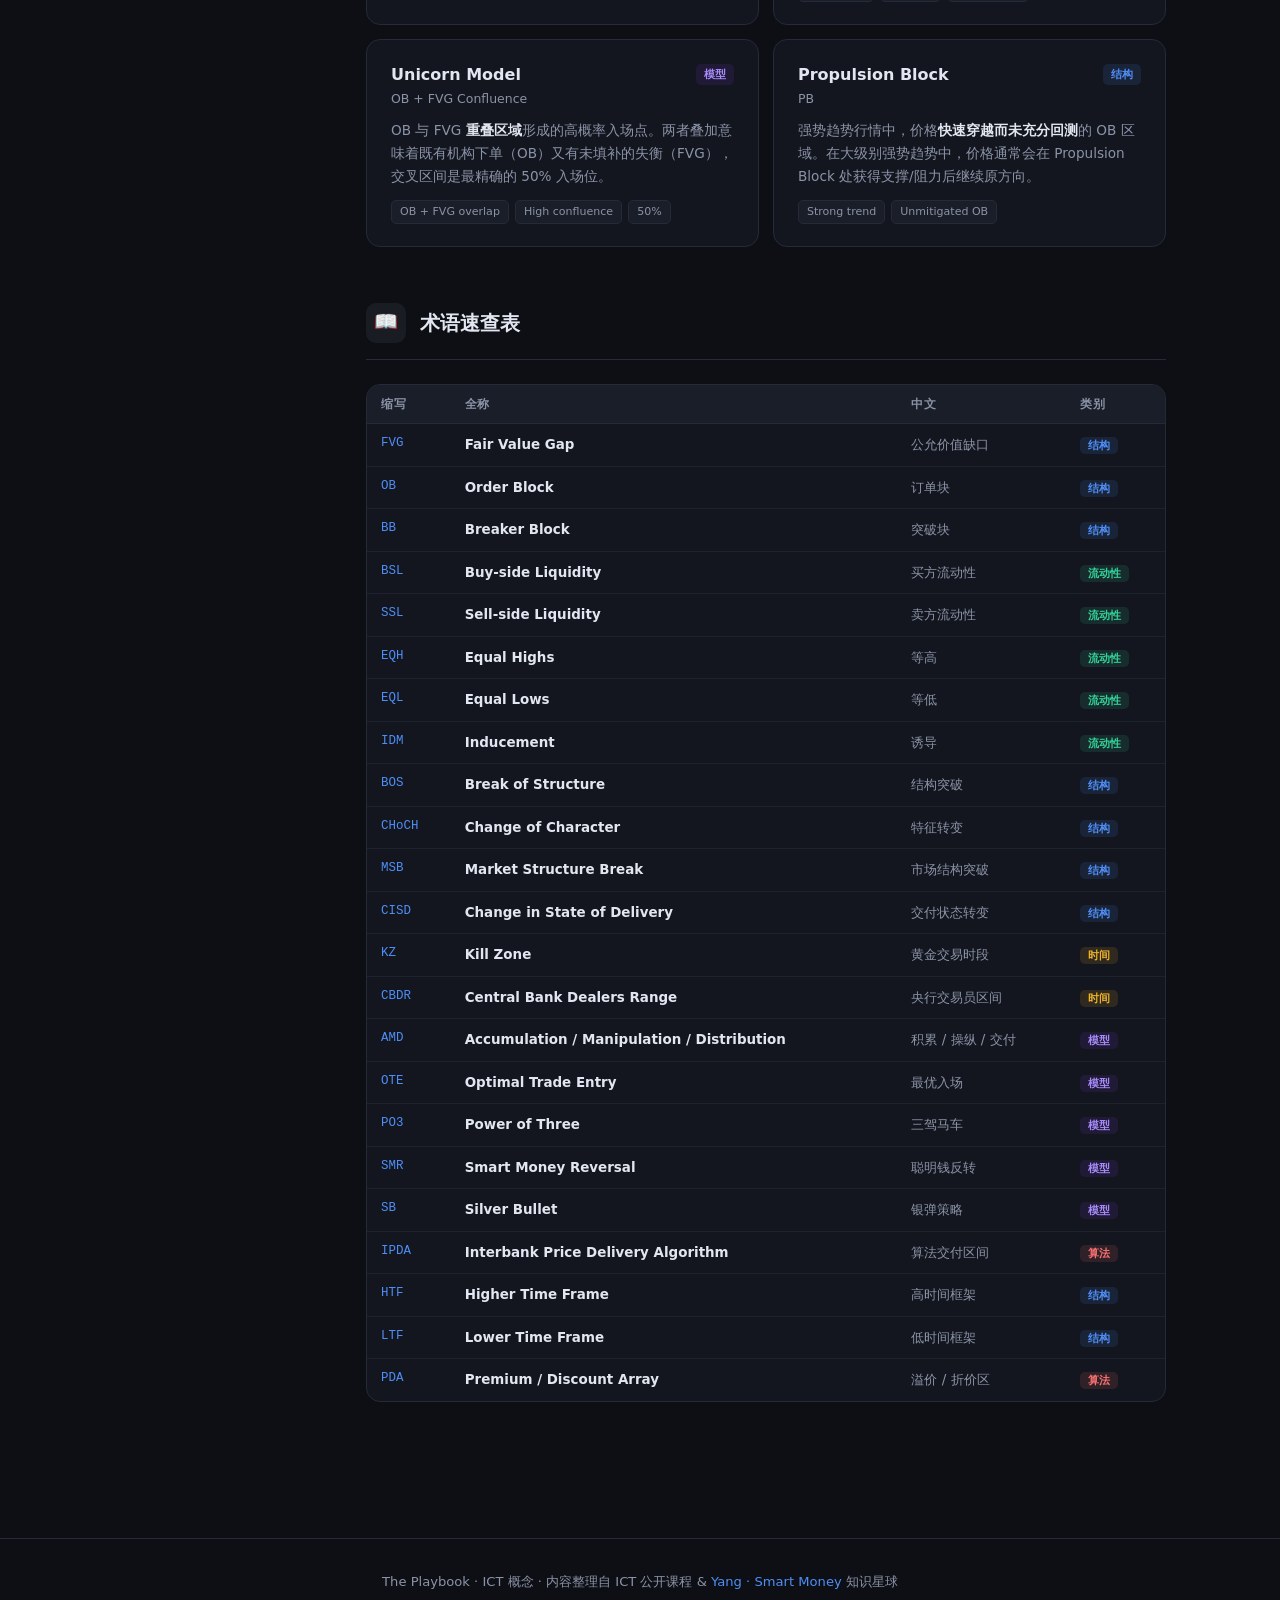
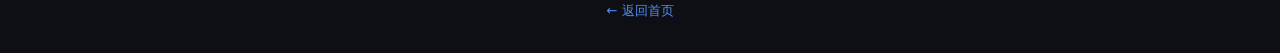
<file: ict-concepts/index.html>
<!DOCTYPE html>
<html lang="zh-CN">
<head>
<meta charset="UTF-8">
<meta name="viewport" content="width=device-width, initial-scale=1.0">
<title>ICT 策略 &amp; 概念 · The Playbook</title>
<style>
*, *::before, *::after { box-sizing: border-box; margin: 0; padding: 0; }
:root {
  --bg:     #0d0f14;
  --bg2:    #13161e;
  --bg3:    #1a1e28;
  --border: #252a38;
  --text:   #e2e6f0;
  --text2:  #8b93a8;
  --accent: #4f8ef7;
  --accent2:#7c3aed;
  --gold:   #f0b429;
  --green:  #34d399;
  --red:    #f87171;
  --radius: 14px;
  --font:   -apple-system, BlinkMacSystemFont, "Segoe UI", system-ui, sans-serif;
}
html { scroll-behavior: smooth; }
body { background: var(--bg); color: var(--text); font-family: var(--font); line-height: 1.6; min-height: 100vh; }
a { color: inherit; text-decoration: none; }

/* Nav */
nav {
  position: sticky; top: 0; z-index: 100;
  background: rgba(13,15,20,.88);
  backdrop-filter: blur(16px);
  border-bottom: 1px solid var(--border);
  padding: 0 32px; height: 56px;
  display: flex; align-items: center; justify-content: space-between;
}
.nav-logo { font-size: 1rem; font-weight: 800; letter-spacing: -.02em; }
.nav-logo span { background: linear-gradient(135deg, var(--accent), var(--accent2)); -webkit-background-clip: text; -webkit-text-fill-color: transparent; background-clip: text; }
.nav-links { display: flex; gap: 4px; list-style: none; }
.nav-links a { font-size: .85rem; color: var(--text2); padding: 6px 12px; border-radius: 8px; transition: color .15s, background .15s; }
.nav-links a:hover, .nav-links a.active { color: var(--text); background: var(--bg3); }

/* Page header */
.page-header {
  position: relative; overflow: hidden;
  padding: 72px 24px 56px; text-align: center;
}
.page-header-glow {
  position: absolute; top: -80px; left: 50%; transform: translateX(-50%);
  width: 700px; height: 400px;
  background: radial-gradient(ellipse at 50% 30%, rgba(124,58,237,.18) 0%, rgba(79,142,247,.08) 50%, transparent 70%);
  pointer-events: none;
}
.eyebrow {
  display: inline-flex; align-items: center; gap: 8px;
  background: rgba(124,58,237,.12); border: 1px solid rgba(124,58,237,.25);
  border-radius: 100px; padding: 5px 16px;
  font-size: .75rem; color: #a78bfa; letter-spacing: .06em; text-transform: uppercase;
  margin-bottom: 20px;
}
.page-header h1 {
  font-size: clamp(2rem, 5vw, 3.2rem); font-weight: 800; letter-spacing: -.04em; line-height: 1.08;
  margin-bottom: 14px;
  background: linear-gradient(150deg, #fff 20%, #8b93a8 100%);
  -webkit-background-clip: text; -webkit-text-fill-color: transparent; background-clip: text;
}
.page-header p { font-size: 1rem; color: var(--text2); max-width: 480px; margin: 0 auto; }

/* Layout */
.layout { display: flex; max-width: 1100px; margin: 0 auto; padding: 0 24px 80px; gap: 32px; align-items: flex-start; }

/* Sidebar TOC */
.sidebar {
  width: 220px; flex-shrink: 0; position: sticky; top: 76px;
  background: var(--bg2); border: 1px solid var(--border); border-radius: var(--radius);
  padding: 20px 0; max-height: calc(100vh - 100px); overflow-y: auto;
}
.sidebar-title { font-size: .7rem; font-weight: 700; color: var(--text2); letter-spacing: .1em; text-transform: uppercase; padding: 0 20px 12px; }
.toc-group { margin-bottom: 8px; }
.toc-group-label { font-size: .72rem; color: var(--text2); padding: 6px 20px 2px; opacity: .6; }
.toc-item { display: block; padding: 6px 20px; font-size: .84rem; color: var(--text2); border-left: 2px solid transparent; transition: color .15s, border-color .15s, background .15s; }
.toc-item:hover, .toc-item.active { color: var(--text); border-left-color: var(--accent); background: rgba(79,142,247,.06); }

/* Main content */
.main { flex: 1; min-width: 0; }

/* Section */
.section { margin-bottom: 56px; scroll-margin-top: 76px; }
.section-head {
  display: flex; align-items: center; gap: 14px; margin-bottom: 24px;
  padding-bottom: 16px; border-bottom: 1px solid var(--border);
}
.section-icon { width: 40px; height: 40px; border-radius: 10px; display: flex; align-items: center; justify-content: center; font-size: 1.2rem; flex-shrink: 0; }
.section-head h2 { font-size: 1.25rem; font-weight: 800; color: var(--text); }
.section-head .sec-badge { font-size: .7rem; padding: 3px 9px; border-radius: 6px; font-weight: 600; margin-left: auto; }

/* Concept cards grid */
.concepts-grid { display: grid; grid-template-columns: repeat(auto-fill, minmax(300px, 1fr)); gap: 14px; }

/* Concept card */
.concept {
  background: var(--bg2); border: 1px solid var(--border);
  border-radius: var(--radius); padding: 22px 24px;
  display: flex; flex-direction: column; gap: 10px;
  transition: border-color .2s;
}
.concept:hover { border-color: rgba(79,142,247,.3); }
.concept-head { display: flex; align-items: flex-start; justify-content: space-between; gap: 10px; }
.concept-name { font-size: 1rem; font-weight: 700; color: var(--text); }
.concept-en { font-size: .78rem; color: var(--text2); font-weight: 400; margin-top: 1px; }
.ctag { font-size: .68rem; padding: 2px 8px; border-radius: 5px; font-weight: 600; flex-shrink: 0; margin-top: 2px; }
.ct-struct  { background: rgba(79,142,247,.12);  color: var(--accent); }
.ct-liq     { background: rgba(52,211,153,.12);  color: var(--green); }
.ct-time    { background: rgba(240,180,41,.12);  color: var(--gold); }
.ct-model   { background: rgba(124,58,237,.12);  color: #a78bfa; }
.ct-algo    { background: rgba(248,113,113,.12); color: var(--red); }
.concept-body { font-size: .85rem; color: var(--text2); line-height: 1.7; }
.concept-body strong { color: var(--text); font-weight: 600; }
.concept-tags { display: flex; flex-wrap: wrap; gap: 6px; margin-top: 2px; }
.concept-tag { font-size: .69rem; padding: 2px 8px; border-radius: 5px; background: var(--bg3); border: 1px solid var(--border); color: var(--text2); }

/* Full-width concept (for important ones) */
.concept-full { grid-column: 1 / -1; }
.concept-full .concept-body { columns: 2; column-gap: 32px; }
@media (max-width: 640px) { .concept-full .concept-body { columns: 1; } }

/* Table */
.ref-table { width: 100%; border-collapse: collapse; font-size: .84rem; }
.ref-table th { text-align: left; padding: 10px 14px; color: var(--text2); font-weight: 600; font-size: .72rem; letter-spacing: .06em; text-transform: uppercase; border-bottom: 1px solid var(--border); background: var(--bg3); }
.ref-table td { padding: 10px 14px; border-bottom: 1px solid rgba(37,42,56,.6); vertical-align: top; }
.ref-table tr:last-child td { border-bottom: none; }
.ref-table tr:hover td { background: rgba(255,255,255,.02); }
.td-name { font-weight: 600; color: var(--text); white-space: nowrap; }
.td-abbr { color: var(--accent); font-size: .78rem; font-family: monospace; white-space: nowrap; }
.td-desc { color: var(--text2); }
.td-tier { font-size: .72rem; }
.tier-h { color: var(--red); font-weight: 600; }
.tier-m { color: var(--gold); font-weight: 600; }
.tier-l { color: var(--text2); }

/* Callout */
.callout { background: var(--bg2); border: 1px solid var(--border); border-left: 3px solid var(--accent); border-radius: var(--radius); padding: 16px 20px; font-size: .88rem; color: var(--text2); line-height: 1.7; margin-bottom: 16px; }
.callout strong { color: var(--text); }
.callout.gold  { border-left-color: var(--gold); }
.callout.green { border-left-color: var(--green); }
.callout.red   { border-left-color: var(--red); }
.callout.purple{ border-left-color: #a78bfa; }

/* Sequence / steps */
.steps { display: flex; flex-direction: column; gap: 12px; }
.step { display: flex; gap: 16px; align-items: flex-start; }
.step-num { width: 28px; height: 28px; border-radius: 50%; background: rgba(79,142,247,.15); border: 1px solid rgba(79,142,247,.25); color: var(--accent); font-size: .8rem; font-weight: 700; display: flex; align-items: center; justify-content: center; flex-shrink: 0; margin-top: 2px; }
.step-body { font-size: .88rem; color: var(--text2); line-height: 1.65; }
.step-body strong { color: var(--text); }

/* Table wrapper */
.table-wrap { background: var(--bg2); border: 1px solid var(--border); border-radius: var(--radius); overflow: hidden; }

/* Responsive */
@media (max-width: 800px) {
  .layout { flex-direction: column; }
  .sidebar { width: 100%; position: static; max-height: none; }
  .concepts-grid { grid-template-columns: 1fr; }
}
@media (max-width: 640px) {
  nav { padding: 0 16px; }
  .nav-links { display: none; }
}
</style>
</head>
<body>

<nav>
  <a href="../index.html" class="nav-logo">The <span>Playbook</span></a>
  <ul class="nav-links">
    <li><a href="../index.html">首页</a></li>
    <li><a href="#" class="active">ICT 概念</a></li>
    <li><a href="../yang-archive/index.html">Yang 归档 ↗</a></li>
  </ul>
</nav>

<div class="page-header">
  <div class="page-header-glow"></div>
  <div class="eyebrow">📐 ICT · Smart Money Concepts</div>
  <h1>ICT 策略 &amp; 概念</h1>
  <p>系统梳理 ICT 核心框架，从市场结构到入场模型，完整离线可查。</p>
</div>

<div class="layout">

  <!-- Sidebar TOC -->
  <aside class="sidebar">
    <div class="sidebar-title">目录</div>

    <div class="toc-group">
      <div class="toc-group-label">基础框架</div>
      <a href="#pd-arrays"   class="toc-item">PD Arrays</a>
      <a href="#structure"   class="toc-item">市场结构</a>
      <a href="#liquidity"   class="toc-item">流动性</a>
    </div>
    <div class="toc-group">
      <div class="toc-group-label">时间与节奏</div>
      <a href="#killzones"   class="toc-item">Kill Zones</a>
      <a href="#sessions"    class="toc-item">盘面节奏</a>
    </div>
    <div class="toc-group">
      <div class="toc-group-label">入场模型</div>
      <a href="#models"      class="toc-item">入场模型</a>
      <a href="#judas"       class="toc-item">Judas Swing</a>
    </div>
    <div class="toc-group">
      <div class="toc-group-label">算法与交付</div>
      <a href="#ipda"        class="toc-item">IPDA</a>
      <a href="#delivery"    class="toc-item">价格交付</a>
    </div>
    <div class="toc-group">
      <div class="toc-group-label">参考速查</div>
      <a href="#glossary"    class="toc-item">术语表</a>
    </div>
  </aside>

  <!-- Main -->
  <main class="main">

    <!-- PD Arrays -->
    <section class="section" id="pd-arrays">
      <div class="section-head">
        <div class="section-icon" style="background:rgba(79,142,247,.12)">📍</div>
        <h2>PD Arrays — 价格交付区间</h2>
        <span class="sec-badge" style="background:rgba(79,142,247,.12);color:var(--accent)">结构</span>
      </div>

      <div class="callout">
        <strong>核心思想：</strong>PD Arrays（Premium/Discount Arrays）是 ICT 框架中价格<strong>吸收流动性并触发反转</strong>的关键结构区域。理解哪些结构位处于 Premium（高溢价区）、哪些处于 Discount（折价区）是入场的前提。
      </div>

      <div class="concepts-grid">

        <div class="concept">
          <div class="concept-head">
            <div>
              <div class="concept-name">Fair Value Gap</div>
              <div class="concept-en">FVG / Imbalance</div>
            </div>
            <span class="ctag ct-struct">结构</span>
          </div>
          <div class="concept-body">
            三根 K 线中第一根高点与第三根低点之间的<strong>未被交易的价格区间</strong>。市场倾向于回填此缺口再继续原方向，是最常用的短期 PD Array 入场点。<br><br>
            看涨 FVG：第1根低点 &gt; 第3根高点；看跌 FVG：第1根高点 &lt; 第3根低点。
          </div>
          <div class="concept-tags"><span class="concept-tag">3-candle</span><span class="concept-tag">Imbalance</span><span class="concept-tag">50% entry</span></div>
        </div>

        <div class="concept">
          <div class="concept-head">
            <div>
              <div class="concept-name">Order Block</div>
              <div class="concept-en">OB</div>
            </div>
            <span class="ctag ct-struct">结构</span>
          </div>
          <div class="concept-body">
            机构下单前的<strong>最后一根反向 K 线</strong>。看涨 OB：价格上破结构前的最后一根看跌 K；看跌 OB：价格下破结构前的最后一根看涨 K。<br><br>
            OB 的 50% 是首选入场位，整个 OB 区间是防守范围。未被"消耗"的 OB 权重更高。
          </div>
          <div class="concept-tags"><span class="concept-tag">Last down candle</span><span class="concept-tag">50% level</span><span class="concept-tag">HTF priority</span></div>
        </div>

        <div class="concept">
          <div class="concept-head">
            <div>
              <div class="concept-name">Breaker Block</div>
              <div class="concept-en">Breaker</div>
            </div>
            <span class="ctag ct-struct">结构</span>
          </div>
          <div class="concept-body">
            OB 被价格击穿后<strong>转变角色</strong>的区域。原看涨 OB 被下破后成为看跌 Breaker，价格回抽时提供阻力，反之亦然。<br><br>
            Breaker 的成立需要先有结构突破（BOS/MSB），再由价格回抽确认。
          </div>
          <div class="concept-tags"><span class="concept-tag">Failed OB</span><span class="concept-tag">Role reversal</span><span class="concept-tag">BOS first</span></div>
        </div>

        <div class="concept">
          <div class="concept-head">
            <div>
              <div class="concept-name">Mitigation Block</div>
              <div class="concept-en">Mitigation</div>
            </div>
            <span class="ctag ct-struct">结构</span>
          </div>
          <div class="concept-body">
            机构在<strong>亏损头寸上的平仓区域</strong>，通常是在价格重返 OB 附近时成交的对冲单。回到此区后流动性被吸收，价格转向概率高。
          </div>
          <div class="concept-tags"><span class="concept-tag">Hedge</span><span class="concept-tag">Loss mitigation</span></div>
        </div>

        <div class="concept">
          <div class="concept-head">
            <div>
              <div class="concept-name">Rejection Block</div>
              <div class="concept-en">RB</div>
            </div>
            <span class="ctag ct-struct">结构</span>
          </div>
          <div class="concept-body">
            带有长上影/下影的 K 线，影线本身形成一个<strong>抑制/支撑区间</strong>。价格再次进入影线区时常见快速反转。
          </div>
          <div class="concept-tags"><span class="concept-tag">Wick zone</span><span class="concept-tag">Rejection</span></div>
        </div>

        <div class="concept">
          <div class="concept-head">
            <div>
              <div class="concept-name">Void / Vacuum</div>
              <div class="concept-en">Price Void</div>
            </div>
            <span class="ctag ct-struct">结构</span>
          </div>
          <div class="concept-body">
            大幅单边 K 线形成的<strong>价格真空带</strong>，成交极少。类似 FVG 但范围更大。价格在真空带内运行阻力极小，常以连续涨/跌方式穿越。
          </div>
          <div class="concept-tags"><span class="concept-tag">Large candle</span><span class="concept-tag">Low volume area</span></div>
        </div>

      </div>
    </section>

    <!-- Market Structure -->
    <section class="section" id="structure">
      <div class="section-head">
        <div class="section-icon" style="background:rgba(52,211,153,.12)">🏗️</div>
        <h2>市场结构</h2>
        <span class="sec-badge" style="background:rgba(52,211,153,.12);color:var(--green)">结构</span>
      </div>

      <div class="callout green">
        <strong>多时间框架优先级：</strong>HTF（月/周/日）定方向偏向（Bias），LTF（4H/1H/15m）找入场结构，M1/M5 精确触发。永远不逆 HTF 结构操作。
      </div>

      <div class="concepts-grid">

        <div class="concept">
          <div class="concept-head">
            <div>
              <div class="concept-name">Break of Structure</div>
              <div class="concept-en">BOS</div>
            </div>
            <span class="ctag ct-struct">结构</span>
          </div>
          <div class="concept-body">
            趋势延续信号。价格<strong>顺势突破前一个摆动高/低点</strong>，确认原有趋势仍在继续，可用于追趋势的 Continuation 型入场。
          </div>
          <div class="concept-tags"><span class="concept-tag">Trend continuation</span><span class="concept-tag">Swing H/L</span></div>
        </div>

        <div class="concept">
          <div class="concept-head">
            <div>
              <div class="concept-name">Change of Character</div>
              <div class="concept-en">CHoCH</div>
            </div>
            <span class="ctag ct-struct">结构</span>
          </div>
          <div class="concept-body">
            趋势<strong>初步转变</strong>信号。在下跌趋势中，价格首次突破前一个局部高点；上升趋势中首次跌破前一低点。是反转的早期预警。
          </div>
          <div class="concept-tags"><span class="concept-tag">Early reversal</span><span class="concept-tag">First signal</span></div>
        </div>

        <div class="concept">
          <div class="concept-head">
            <div>
              <div class="concept-name">Market Structure Break</div>
              <div class="concept-en">MSB</div>
            </div>
            <span class="ctag ct-struct">结构</span>
          </div>
          <div class="concept-body">
            相比 CHoCH 更强的反转确认。价格突破<strong>更高时间框架的关键摆动点</strong>，表明结构已发生实质性转变，原趋势终结。
          </div>
          <div class="concept-tags"><span class="concept-tag">HTF confirmation</span><span class="concept-tag">Strong reversal</span></div>
        </div>

        <div class="concept">
          <div class="concept-head">
            <div>
              <div class="concept-name">Swing High / Low</div>
              <div class="concept-en">SH / SL</div>
            </div>
            <span class="ctag ct-struct">结构</span>
          </div>
          <div class="concept-body">
            <strong>Internal Swing：</strong>趋势中内部的次级高/低点，构成 BOS 的参考。<br><br>
            <strong>External Swing：</strong>HTF 级别的主要摆动高/低点，突破意味着 MSB。两者优先级不同，需区别对待。
          </div>
          <div class="concept-tags"><span class="concept-tag">Internal</span><span class="concept-tag">External</span><span class="concept-tag">HTF vs LTF</span></div>
        </div>

        <div class="concept">
          <div class="concept-head">
            <div>
              <div class="concept-name">CISD</div>
              <div class="concept-en">Change in State of Delivery</div>
            </div>
            <span class="ctag ct-struct">结构</span>
          </div>
          <div class="concept-body">
            价格交付状态的<strong>HTF 级别转变</strong>。从看涨交付转为看跌（或反之），通常需要一根强力收盘 K 线配合 BOS 共同确认，权重高于单纯的 CHoCH。
          </div>
          <div class="concept-tags"><span class="concept-tag">HTF</span><span class="concept-tag">Strong candle</span><span class="concept-tag">High probability</span></div>
        </div>

      </div>
    </section>

    <!-- Liquidity -->
    <section class="section" id="liquidity">
      <div class="section-head">
        <div class="section-icon" style="background:rgba(52,211,153,.12)">💧</div>
        <h2>流动性</h2>
        <span class="sec-badge" style="background:rgba(52,211,153,.12);color:var(--green)">流动性</span>
      </div>

      <div class="callout green">
        <strong>核心逻辑：</strong>机构需要大量对手方才能成交，散户止损单（聚集在明显高低点之外）就是这些流动性。价格<strong>猎取流动性 → 真实方向</strong>是 ICT 交易的核心叙事。
      </div>

      <div class="concepts-grid">

        <div class="concept">
          <div class="concept-head">
            <div>
              <div class="concept-name">Buy-side / Sell-side Liquidity</div>
              <div class="concept-en">BSL / SSL</div>
            </div>
            <span class="ctag ct-liq">流动性</span>
          </div>
          <div class="concept-body">
            <strong>BSL（买方流动性）：</strong>前高/等高处聚集的做空止损单，价格上破后机构做空。<br><br>
            <strong>SSL（卖方流动性）：</strong>前低/等低处聚集的做多止损单，价格下破后机构做多。
          </div>
          <div class="concept-tags"><span class="concept-tag">Stop clusters</span><span class="concept-tag">EQH/EQL</span><span class="concept-tag">Hunt then reverse</span></div>
        </div>

        <div class="concept">
          <div class="concept-head">
            <div>
              <div class="concept-name">Equal Highs / Lows</div>
              <div class="concept-en">EQH / EQL</div>
            </div>
            <span class="ctag ct-liq">流动性</span>
          </div>
          <div class="concept-body">
            多个高点/低点处于<strong>同一价格水平</strong>，意味着此处聚集了大量止损单，是高价值的流动性目标。<br><br>
            两次等高 / 三次等高（Triple Top 形态）都是 BSL 猎取目标，EQL 同理。
          </div>
          <div class="concept-tags"><span class="concept-tag">Double top/bot</span><span class="concept-tag">Stop clusters</span><span class="concept-tag">High value target</span></div>
        </div>

        <div class="concept">
          <div class="concept-head">
            <div>
              <div class="concept-name">Liquidity Void</div>
              <div class="concept-en">LV</div>
            </div>
            <span class="ctag ct-liq">流动性</span>
          </div>
          <div class="concept-body">
            快速单边行情形成的<strong>低成交区间</strong>，价格运行阻力极小。可视为磁铁，价格倾向于回测或穿越此区域补充交易。
          </div>
          <div class="concept-tags"><span class="concept-tag">Low resistance</span><span class="concept-tag">Magnet</span></div>
        </div>

        <div class="concept">
          <div class="concept-head">
            <div>
              <div class="concept-name">Inducement</div>
              <div class="concept-en">IDM</div>
            </div>
            <span class="ctag ct-liq">流动性</span>
          </div>
          <div class="concept-body">
            机构<strong>故意设置的诱饵结构</strong>，引散户在错误方向建仓后猎取其止损。常见形式：假突破、假 BOS、假支撑阻力。<br><br>
            识别 IDM：价格在明显结构点突破后<strong>无 OB / FVG 支撑</strong>，快速拉回。
          </div>
          <div class="concept-tags"><span class="concept-tag">Fake break</span><span class="concept-tag">Trap</span><span class="concept-tag">No OB support</span></div>
        </div>

      </div>
    </section>

    <!-- Kill Zones -->
    <section class="section" id="killzones">
      <div class="section-head">
        <div class="section-icon" style="background:rgba(240,180,41,.12)">⏰</div>
        <h2>Kill Zones — 黄金交易时段</h2>
        <span class="sec-badge" style="background:rgba(240,180,41,.12);color:var(--gold)">时间</span>
      </div>

      <div class="callout gold">
        <strong>原则：只在 Kill Zone 内入场。</strong>KZ 之外的行情噪音多、方向不稳，即便方向判断正确，执行成本也远高于 KZ 内。
      </div>

      <div class="table-wrap" style="margin-bottom:20px">
        <table class="ref-table">
          <thead><tr>
            <th>时段（纽约时间）</th>
            <th>北京时间（夏令）</th>
            <th>名称</th>
            <th>主要功能</th>
            <th>优先级</th>
          </tr></thead>
          <tbody>
            <tr>
              <td class="td-name">8pm – 10pm</td>
              <td class="td-abbr">08:00–10:00</td>
              <td>Asian Range</td>
              <td class="td-desc">建立亚盘高低点（流动性池），为后续猎取做准备</td>
              <td><span class="tier-l">参考</span></td>
            </tr>
            <tr>
              <td class="td-name">2am – 5am</td>
              <td class="td-abbr">14:00–17:00</td>
              <td>London Kill Zone</td>
              <td class="td-desc">猎取亚盘高低点 → 建立真实方向，是外汇最强 KZ</td>
              <td><span class="tier-h">⚑ 高</span></td>
            </tr>
            <tr>
              <td class="td-name">7am – 10am</td>
              <td class="td-abbr">19:00–22:00</td>
              <td>NY AM Kill Zone</td>
              <td class="td-desc">延续伦敦方向或 Judas Swing 反转，外汇+指数均适用</td>
              <td><span class="tier-h">⚑ 高</span></td>
            </tr>
            <tr>
              <td class="td-name">9:30am – 11am</td>
              <td class="td-abbr">21:30–23:00</td>
              <td>NY Open (Equities)</td>
              <td class="td-desc">股指专用，开盘 Judas Swing + 方向确认</td>
              <td><span class="tier-h">⚑ 高（指数）</span></td>
            </tr>
            <tr>
              <td class="td-name">1:30pm – 3pm</td>
              <td class="td-abbr">次日 01:30–03:00</td>
              <td>NY PM Kill Zone</td>
              <td class="td-desc">午后流动性延续或收盘反转，权重低于 AM</td>
              <td><span class="tier-m">中</span></td>
            </tr>
          </tbody>
        </table>
      </div>

      <div class="callout">
        <strong>CBDR（Central Bank Dealers Range）：</strong>纽约时间下午 2pm–5pm，央行交易员建仓区间，次日方向偏向的重要参考。CBDR 上轨被突破 → 看涨偏向；下轨被突破 → 看跌偏向。
      </div>
    </section>

    <!-- Sessions -->
    <section class="section" id="sessions">
      <div class="section-head">
        <div class="section-icon" style="background:rgba(240,180,41,.12)">🕐</div>
        <h2>盘面节奏 — 日内价格运动规律</h2>
        <span class="sec-badge" style="background:rgba(240,180,41,.12);color:var(--gold)">时间</span>
      </div>

      <div class="steps">
        <div class="step">
          <div class="step-num">1</div>
          <div class="step-body"><strong>亚盘（建仓期）</strong> — 价格窄幅震荡，构建亚盘高低点流动性池，机构静默持仓。</div>
        </div>
        <div class="step">
          <div class="step-num">2</div>
          <div class="step-body"><strong>伦敦开盘（猎取期）</strong> — 猎取亚盘一侧流动性（BSL 或 SSL），形成 Judas Swing 假突破，然后确立真实方向。</div>
        </div>
        <div class="step">
          <div class="step-num">3</div>
          <div class="step-body"><strong>纽约早盘（交付期）</strong> — 延续伦敦方向或在 9:30 再次猎取后继续，价格大幅交付，是一天中收益最高的窗口。</div>
        </div>
        <div class="step">
          <div class="step-num">4</div>
          <div class="step-body"><strong>纽约午后（消化期）</strong> — 行情放缓，价格回填盘中 FVG，此段操作谨慎，避免过度交易。</div>
        </div>
        <div class="step">
          <div class="step-num">5</div>
          <div class="step-body"><strong>收盘（平仓期）</strong> — 日内持仓机构平仓，方向可能短暂反转，不适合追入新头寸。</div>
        </div>
      </div>
    </section>

    <!-- Models -->
    <section class="section" id="models">
      <div class="section-head">
        <div class="section-icon" style="background:rgba(124,58,237,.12)">🎯</div>
        <h2>入场模型</h2>
        <span class="sec-badge" style="background:rgba(124,58,237,.12);color:#a78bfa">模型</span>
      </div>

      <div class="callout purple">
        <strong>ICT 入场的三要素：</strong>① HTF Bias（方向偏向）→ ② PD Array（结构区域）→ ③ KZ 内 LTF 触发（时间确认）。三者缺一不可。
      </div>

      <div class="concepts-grid">

        <div class="concept">
          <div class="concept-head">
            <div>
              <div class="concept-name">OTE 入场</div>
              <div class="concept-en">Optimal Trade Entry</div>
            </div>
            <span class="ctag ct-model">模型</span>
          </div>
          <div class="concept-body">
            将 Fibonacci 62%–79% 回撤与 OB / FVG 叠加的精确入场区。<br><br>
            <strong>步骤：</strong>确认 MSB → 画 Fib（从摆动低点到高点）→ 62%–79% 区间内有 OB 或 FVG → KZ 内触发 → 入场。<br><br>
            止损设在 Fib 100% 之外（摆动起点），目标指向流动性。
          </div>
          <div class="concept-tags"><span class="concept-tag">Fib 62–79%</span><span class="concept-tag">OB overlap</span><span class="concept-tag">KZ trigger</span></div>
        </div>

        <div class="concept">
          <div class="concept-head">
            <div>
              <div class="concept-name">ICT 2022 Model</div>
              <div class="concept-en">New York Open Model</div>
            </div>
            <span class="ctag ct-model">模型</span>
          </div>
          <div class="concept-body">
            专为 NY 开盘（9:30–11:00 ET）设计的日内模型：<br><br>
            ① 识别 9:30 前的 Judas Swing 方向<br>
            ② 等待回撤至 HTF OB 或 FVG<br>
            ③ 9:30–10:00 窗口内 M1 出现 BOS + OB 触发<br>
            ④ 目标：当日高/低点流动性
          </div>
          <div class="concept-tags"><span class="concept-tag">9:30 NY</span><span class="concept-tag">M1 trigger</span><span class="concept-tag">Judas first</span></div>
        </div>

        <div class="concept">
          <div class="concept-head">
            <div>
              <div class="concept-name">Turtle Soup</div>
              <div class="concept-en">Liquidity Hunt Reversal</div>
            </div>
            <span class="ctag ct-model">模型</span>
          </div>
          <div class="concept-body">
            猎取 20 日高/低点止损后的反转型入场。价格突破 20 日高点（猎取 BSL）并迅速收回 → 看跌 Turtle Soup；反之看涨。<br><br>
            需配合 HTF 看跌偏向 + 结构回撤进入 PD Array 使用。
          </div>
          <div class="concept-tags"><span class="concept-tag">20-day H/L</span><span class="concept-tag">Stop hunt</span><span class="concept-tag">Quick reversal</span></div>
        </div>

        <div class="concept">
          <div class="concept-head">
            <div>
              <div class="concept-name">Power of 3</div>
              <div class="concept-en">PO3 / AMD</div>
            </div>
            <span class="ctag ct-model">模型</span>
          </div>
          <div class="concept-body">
            <strong>A — Accumulation（积累）：</strong>亚盘震荡，建立流动性池。<br>
            <strong>M — Manipulation（操纵）：</strong>伦敦开盘假突破，猎取一侧止损。<br>
            <strong>D — Distribution（交付）：</strong>NY 盘往真实方向大幅运动。<br><br>
            日内、周线、月线均适用此框架。
          </div>
          <div class="concept-tags"><span class="concept-tag">A–M–D</span><span class="concept-tag">Multi-TF</span><span class="concept-tag">Daily / Weekly</span></div>
        </div>

      </div>
    </section>

    <!-- Judas Swing -->
    <section class="section" id="judas">
      <div class="section-head">
        <div class="section-icon" style="background:rgba(248,113,113,.12)">🎭</div>
        <h2>Judas Swing — 开盘假突破</h2>
        <span class="sec-badge" style="background:rgba(248,113,113,.12);color:var(--red)">模型</span>
      </div>

      <div class="callout red">
        <strong>定义：</strong>在 Kill Zone 开盘时，价格先往<strong>相反方向假突破</strong>，猎取散户止损（BSL 或 SSL），然后快速反转进入真实方向。是 AMD 框架中"M — Manipulation"的具体体现。
      </div>

      <div class="steps">
        <div class="step">
          <div class="step-num">1</div>
          <div class="step-body"><strong>确定亚盘高低点</strong> — 亚盘（8pm–12am NY）形成的高低点是散户关注的突破方向。</div>
        </div>
        <div class="step">
          <div class="step-num">2</div>
          <div class="step-body"><strong>识别 HTF Bias</strong> — 通过日线/4H 的 PD Array 判断当日真实偏向（看涨或看跌）。</div>
        </div>
        <div class="step">
          <div class="step-num">3</div>
          <div class="step-body"><strong>等待反向猎取</strong> — 价格在 KZ 内向 Bias 反方向突破亚盘高/低点，快速猎取止损后收回区间。</div>
        </div>
        <div class="step">
          <div class="step-num">4</div>
          <div class="step-body"><strong>LTF 确认入场</strong> — 价格收回区间后，在 M1/M5 出现 BOS + OB 触发，顺 Bias 方向入场。</div>
        </div>
        <div class="step">
          <div class="step-num">5</div>
          <div class="step-body"><strong>目标：对面流动性</strong> — 反方向的 BSL/SSL，或日内 HTF FVG。</div>
        </div>
      </div>
    </section>

    <!-- IPDA -->
    <section class="section" id="ipda">
      <div class="section-head">
        <div class="section-icon" style="background:rgba(248,113,113,.12)">📊</div>
        <h2>IPDA — 算法数据区间</h2>
        <span class="sec-badge" style="background:rgba(248,113,113,.12);color:var(--red)">算法</span>
      </div>

      <div class="callout red">
        <strong>IPDA（Interbank Price Delivery Algorithm）：</strong>ICT 认为市场由算法驱动，价格在设定好的数据查找区间（Look Back Period）内有序地从一个 PD Array 交付到另一个，而非随机波动。
      </div>

      <div class="concepts-grid">

        <div class="concept">
          <div class="concept-head">
            <div>
              <div class="concept-name">Look Back Periods</div>
              <div class="concept-en">20 / 40 / 60 交易日</div>
            </div>
            <span class="ctag ct-algo">算法</span>
          </div>
          <div class="concept-body">
            算法在过去 <strong>20、40、60 个交易日</strong>的高低点之间寻找流动性目标。<br><br>
            当前价格处于这三个区间中的什么位置（Premium 还是 Discount），决定了算法下一步的交付方向。
          </div>
          <div class="concept-tags"><span class="concept-tag">20-day</span><span class="concept-tag">40-day</span><span class="concept-tag">60-day range</span></div>
        </div>

        <div class="concept">
          <div class="concept-head">
            <div>
              <div class="concept-name">Premium / Discount</div>
              <div class="concept-en">PD Matrix</div>
            </div>
            <span class="ctag ct-algo">算法</span>
          </div>
          <div class="concept-body">
            在 IPDA 区间内，50% 以上为 <strong>Premium（高溢价区）</strong>，机构倾向于在此卖出；50% 以下为 <strong>Discount（折价区）</strong>，机构倾向于在此买入。<br><br>
            入场时永远在 Discount 做多，在 Premium 做空。
          </div>
          <div class="concept-tags"><span class="concept-tag">Above 50% = sell</span><span class="concept-tag">Below 50% = buy</span></div>
        </div>

        <div class="concept">
          <div class="concept-head">
            <div>
              <div class="concept-name">Quarterly Shift</div>
              <div class="concept-en">Q-Shift</div>
            </div>
            <span class="ctag ct-algo">算法</span>
          </div>
          <div class="concept-body">
            每个季度（1月、4月、7月、10月）算法重置方向，常伴随大级别流动性猎取和趋势转变。Q1 通常为 Q4 反向，是年内最重要的方向切换时点之一。
          </div>
          <div class="concept-tags"><span class="concept-tag">Jan Apr Jul Oct</span><span class="concept-tag">Q4 reversal</span></div>
        </div>

      </div>
    </section>

    <!-- Price Delivery -->
    <section class="section" id="delivery">
      <div class="section-head">
        <div class="section-icon" style="background:rgba(124,58,237,.12)">⚡</div>
        <h2>价格交付机制</h2>
        <span class="sec-badge" style="background:rgba(124,58,237,.12);color:#a78bfa">算法</span>
      </div>

      <div class="concepts-grid">

        <div class="concept">
          <div class="concept-head">
            <div>
              <div class="concept-name">Smart Money Reversal</div>
              <div class="concept-en">SMR</div>
            </div>
            <span class="ctag ct-model">模型</span>
          </div>
          <div class="concept-body">
            机构在关键 PD Array 处的<strong>快速反转 K 线</strong>，通常表现为长影线 + 强势收盘。出现在 HTF OB 或 FVG 内部时权重极高，是 LTF 入场的高概率触发。
          </div>
          <div class="concept-tags"><span class="concept-tag">Long wick</span><span class="concept-tag">Strong close</span><span class="concept-tag">At PD array</span></div>
        </div>

        <div class="concept">
          <div class="concept-head">
            <div>
              <div class="concept-name">Silver Bullet</div>
              <div class="concept-en">SB Strategy</div>
            </div>
            <span class="ctag ct-model">模型</span>
          </div>
          <div class="concept-body">
            专注于三个 1 小时窗口的极简日内模型：<br>
            <strong>3am–4am ET / 10am–11am ET / 2pm–3pm ET</strong><br><br>
            在窗口内找 FVG（1分钟图），确认 BOS 后在 FVG 内入场，目标前高/低。单日最多操作一次。
          </div>
          <div class="concept-tags"><span class="concept-tag">3 windows</span><span class="concept-tag">M1 FVG</span><span class="concept-tag">1 trade/day</span></div>
        </div>

        <div class="concept">
          <div class="concept-head">
            <div>
              <div class="concept-name">Unicorn Model</div>
              <div class="concept-en">OB + FVG Confluence</div>
            </div>
            <span class="ctag ct-model">模型</span>
          </div>
          <div class="concept-body">
            OB 与 FVG <strong>重叠区域</strong>形成的高概率入场点。两者叠加意味着既有机构下单（OB）又有未填补的失衡（FVG），交叉区间是最精确的 50% 入场位。
          </div>
          <div class="concept-tags"><span class="concept-tag">OB + FVG overlap</span><span class="concept-tag">High confluence</span><span class="concept-tag">50%</span></div>
        </div>

        <div class="concept">
          <div class="concept-head">
            <div>
              <div class="concept-name">Propulsion Block</div>
              <div class="concept-en">PB</div>
            </div>
            <span class="ctag ct-struct">结构</span>
          </div>
          <div class="concept-body">
            强势趋势行情中，价格<strong>快速穿越而未充分回测</strong>的 OB 区域。在大级别强势趋势中，价格通常会在 Propulsion Block 处获得支撑/阻力后继续原方向。
          </div>
          <div class="concept-tags"><span class="concept-tag">Strong trend</span><span class="concept-tag">Unmitigated OB</span></div>
        </div>

      </div>
    </section>

    <!-- Glossary -->
    <section class="section" id="glossary">
      <div class="section-head">
        <div class="section-icon" style="background:rgba(139,147,168,.1)">📖</div>
        <h2>术语速查表</h2>
      </div>

      <div class="table-wrap">
        <table class="ref-table">
          <thead><tr>
            <th>缩写</th>
            <th>全称</th>
            <th>中文</th>
            <th>类别</th>
          </tr></thead>
          <tbody>
            <tr><td class="td-abbr">FVG</td><td class="td-name">Fair Value Gap</td><td class="td-desc">公允价值缺口</td><td><span class="ctag ct-struct">结构</span></td></tr>
            <tr><td class="td-abbr">OB</td><td class="td-name">Order Block</td><td class="td-desc">订单块</td><td><span class="ctag ct-struct">结构</span></td></tr>
            <tr><td class="td-abbr">BB</td><td class="td-name">Breaker Block</td><td class="td-desc">突破块</td><td><span class="ctag ct-struct">结构</span></td></tr>
            <tr><td class="td-abbr">BSL</td><td class="td-name">Buy-side Liquidity</td><td class="td-desc">买方流动性</td><td><span class="ctag ct-liq">流动性</span></td></tr>
            <tr><td class="td-abbr">SSL</td><td class="td-name">Sell-side Liquidity</td><td class="td-desc">卖方流动性</td><td><span class="ctag ct-liq">流动性</span></td></tr>
            <tr><td class="td-abbr">EQH</td><td class="td-name">Equal Highs</td><td class="td-desc">等高</td><td><span class="ctag ct-liq">流动性</span></td></tr>
            <tr><td class="td-abbr">EQL</td><td class="td-name">Equal Lows</td><td class="td-desc">等低</td><td><span class="ctag ct-liq">流动性</span></td></tr>
            <tr><td class="td-abbr">IDM</td><td class="td-name">Inducement</td><td class="td-desc">诱导</td><td><span class="ctag ct-liq">流动性</span></td></tr>
            <tr><td class="td-abbr">BOS</td><td class="td-name">Break of Structure</td><td class="td-desc">结构突破</td><td><span class="ctag ct-struct">结构</span></td></tr>
            <tr><td class="td-abbr">CHoCH</td><td class="td-name">Change of Character</td><td class="td-desc">特征转变</td><td><span class="ctag ct-struct">结构</span></td></tr>
            <tr><td class="td-abbr">MSB</td><td class="td-name">Market Structure Break</td><td class="td-desc">市场结构突破</td><td><span class="ctag ct-struct">结构</span></td></tr>
            <tr><td class="td-abbr">CISD</td><td class="td-name">Change in State of Delivery</td><td class="td-desc">交付状态转变</td><td><span class="ctag ct-struct">结构</span></td></tr>
            <tr><td class="td-abbr">KZ</td><td class="td-name">Kill Zone</td><td class="td-desc">黄金交易时段</td><td><span class="ctag ct-time">时间</span></td></tr>
            <tr><td class="td-abbr">CBDR</td><td class="td-name">Central Bank Dealers Range</td><td class="td-desc">央行交易员区间</td><td><span class="ctag ct-time">时间</span></td></tr>
            <tr><td class="td-abbr">AMD</td><td class="td-name">Accumulation / Manipulation / Distribution</td><td class="td-desc">积累 / 操纵 / 交付</td><td><span class="ctag ct-model">模型</span></td></tr>
            <tr><td class="td-abbr">OTE</td><td class="td-name">Optimal Trade Entry</td><td class="td-desc">最优入场</td><td><span class="ctag ct-model">模型</span></td></tr>
            <tr><td class="td-abbr">PO3</td><td class="td-name">Power of Three</td><td class="td-desc">三驾马车</td><td><span class="ctag ct-model">模型</span></td></tr>
            <tr><td class="td-abbr">SMR</td><td class="td-name">Smart Money Reversal</td><td class="td-desc">聪明钱反转</td><td><span class="ctag ct-model">模型</span></td></tr>
            <tr><td class="td-abbr">SB</td><td class="td-name">Silver Bullet</td><td class="td-desc">银弹策略</td><td><span class="ctag ct-model">模型</span></td></tr>
            <tr><td class="td-abbr">IPDA</td><td class="td-name">Interbank Price Delivery Algorithm</td><td class="td-desc">算法交付区间</td><td><span class="ctag ct-algo">算法</span></td></tr>
            <tr><td class="td-abbr">HTF</td><td class="td-name">Higher Time Frame</td><td class="td-desc">高时间框架</td><td><span class="ctag ct-struct">结构</span></td></tr>
            <tr><td class="td-abbr">LTF</td><td class="td-name">Lower Time Frame</td><td class="td-desc">低时间框架</td><td><span class="ctag ct-struct">结构</span></td></tr>
            <tr><td class="td-abbr">PDA</td><td class="td-name">Premium / Discount Array</td><td class="td-desc">溢价 / 折价区</td><td><span class="ctag ct-algo">算法</span></td></tr>
          </tbody>
        </table>
      </div>
    </section>

  </main>
</div>

<footer style="border-top:1px solid #252a38;padding:32px 24px;text-align:center;color:#8b93a8;font-size:.82rem">
  <p>The Playbook · ICT 概念 · 内容整理自 ICT 公开课程 &amp; <em style="color:#4f8ef7;font-style:normal">Yang · Smart Money</em> 知识星球</p>
  <p style="margin-top:8px"><a href="../index.html" style="color:#4f8ef7">← 返回首页</a></p>
</footer>

<script>
// Active sidebar item on scroll
const sections = document.querySelectorAll('.section[id]');
const tocLinks = document.querySelectorAll('.toc-item');
function onScroll() {
  let current = '';
  sections.forEach(s => {
    if (window.scrollY >= s.offsetTop - 100) current = s.id;
  });
  tocLinks.forEach(l => {
    l.classList.toggle('active', l.getAttribute('href') === '#' + current);
  });
}
window.addEventListener('scroll', onScroll, { passive: true });
onScroll();
</script>
</body>
</html>
</file>
